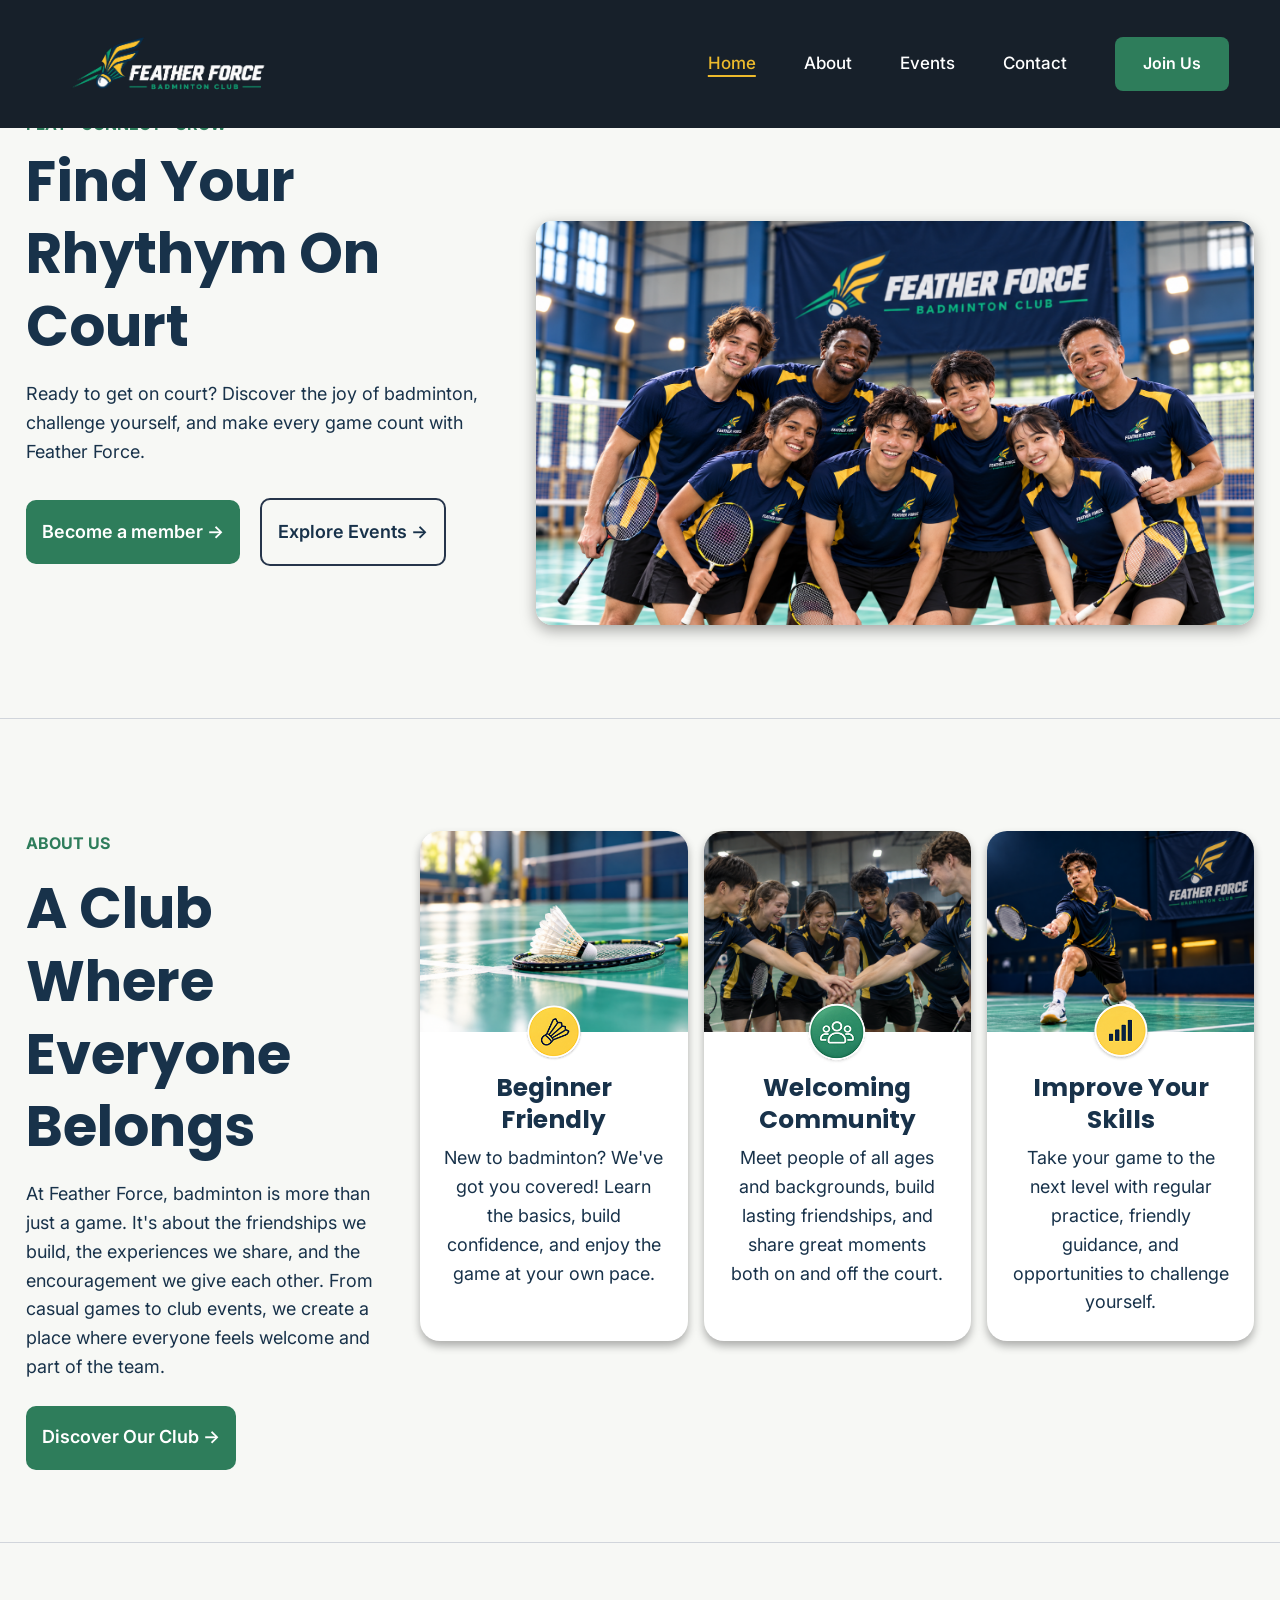
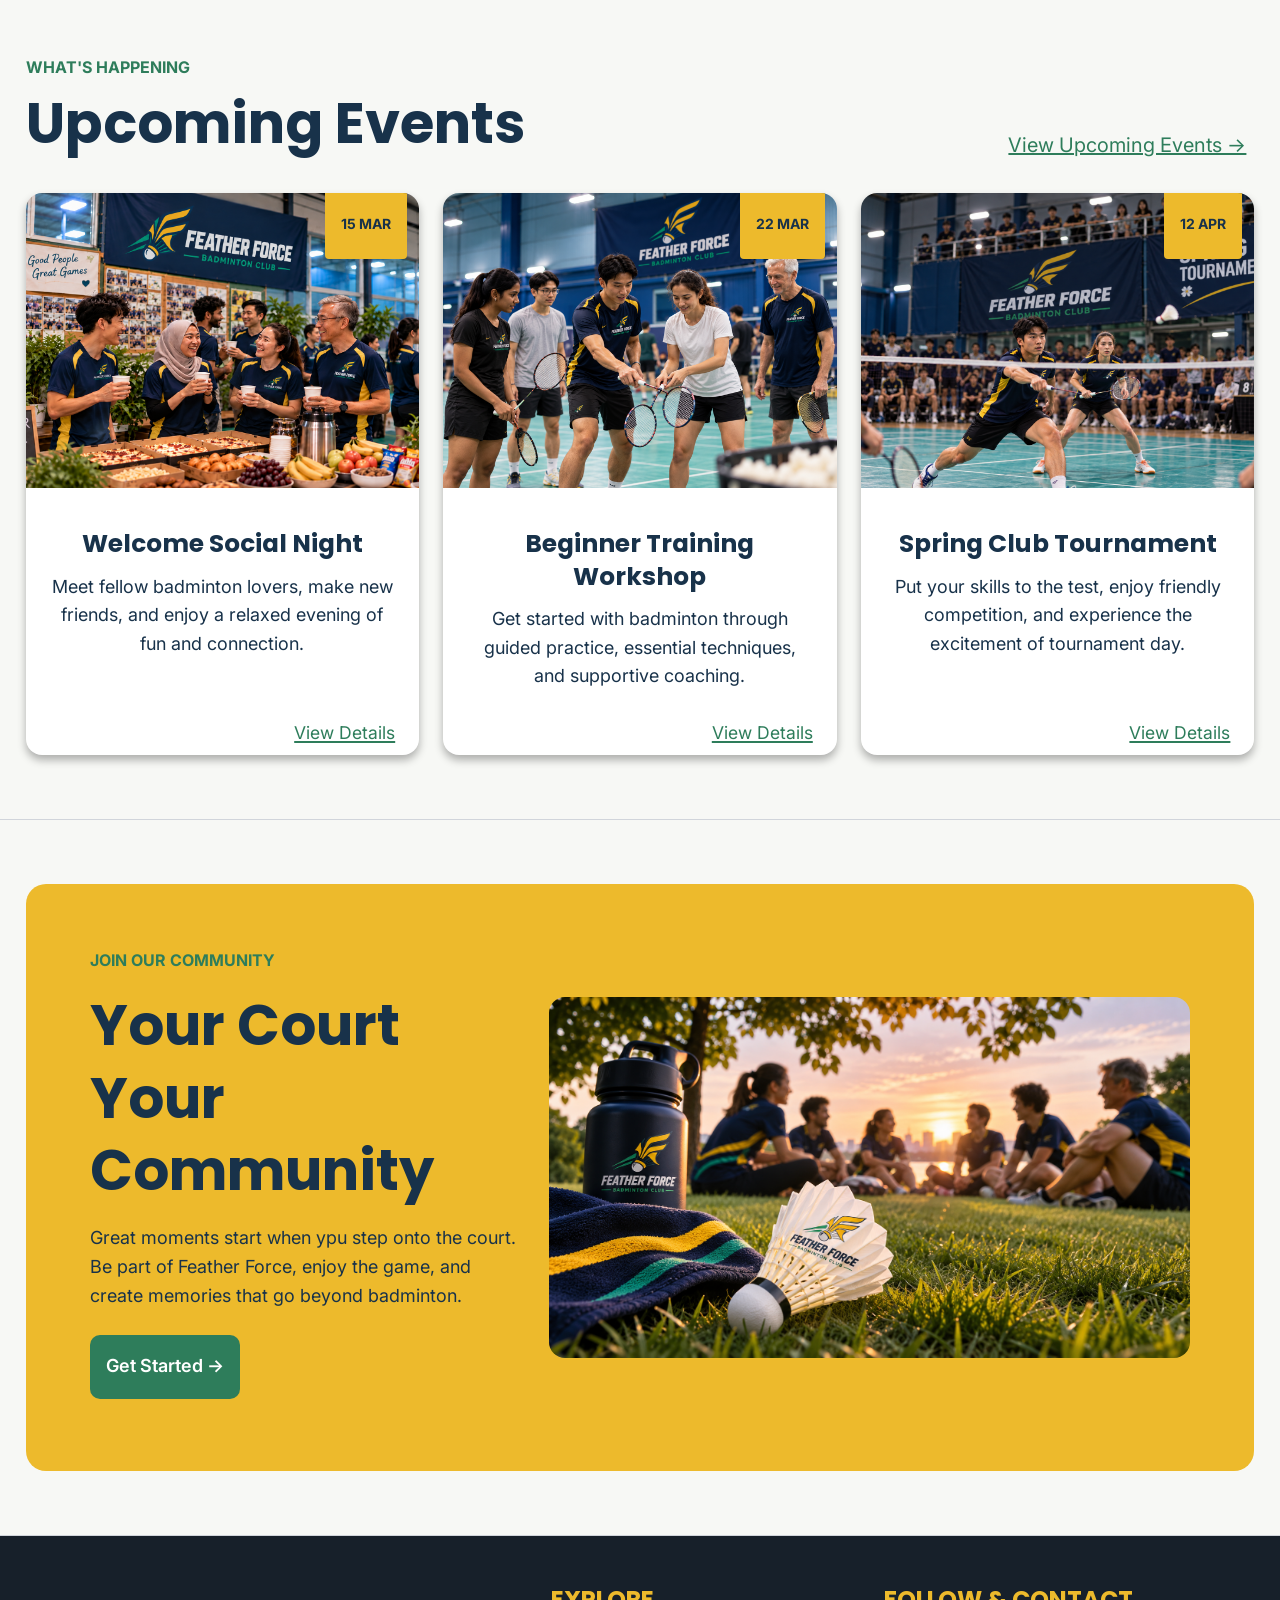
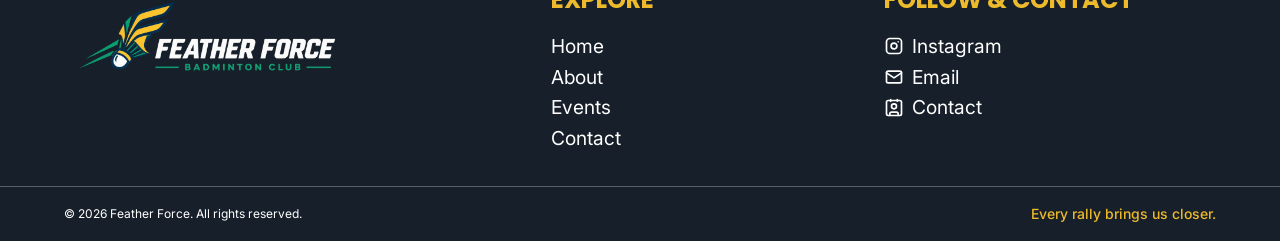
<file: index.html>
<!DOCTYPE html>
<html lang="en">
<head>
    <meta charset="UTF-8">
    <meta name="viewport" content="width=device-width, initial-scale=1.0">
    <title>Home | Feather Force </title>

    <!-- CSS Filer -->
     <link rel="stylesheet" href="css/index.css">
     <link rel="stylesheet" href="css/main.css">

    <!-- Font Style -->
     <link rel="preconnect" href="https://fonts.googleapis.com">
     <link rel="preconnect" href="https://fonts.gstatic.com" crossorigin>
     <link href="https://fonts.googleapis.com/css2?family=Inter:wght@400;500;600;700&family=Poppins:wght@400;500;600;700&display=swap" rel="stylesheet">

    <!-- Favicon -->
      <link rel="icon" type="image/png" href="images/Feather-Force-Icon.png">

    <!-- Js -->
    <script src="main.js" defer></script>
</head>


<!-- Hela sidans inneållet -->
<body>

    <!-- Sidans Header -->
     <header class="site-header">

        <!-- Logotyp -->
         <a href="index.html" class="logo">
            <img src="images/Feather-Force-logo.png"
            alt="Feather Force Logo ">
         </a>

        <!-- Hamburgare Meny för mobil -->
          <button 
             type="button" 
             class="menu-toggle"  
             aria-expanded="false">

             <span class="menu-text">MENY</span>

             <span class="menu-icon">
                 <span></span>
                 <span></span>
                 <span></span>
             </span>
            </button>

         <!-- Huvudnavigation -->
          <nav class="navbar">

            <ul class="nav-list">
                <li><a href="index.html" class="active" aria-current="page">Home</a></li>
                <li><a href="about.html">About</a></li>
                <li><a href="events.html">Events</a></li>
                <li><a href="contact.html">Contact</a></li>
            </ul>

            <!-- Join Button -->
              <a href="contact.html" class="btn">Join Us</a>

          </nav>

    </header>



    <!-- Sidans huvudinnehålet -->
     <main>
        
        <!-- Hero sektion -->
        <section class="hero-section">

            <!-- Hero Inehållet behållare  -->
            <div class="hero-container">

                <!-- Hero innehållet -->
                <div class="hero-content">

                    <!-- Etikettet -->
                    <span class="label">
                        PLAY · CONNECT · GROW
                    </span>

                    <!-- Sidans huvudrubrik -->
                    <h1>Find Your Rhythym On Court </h1>

                    <!-- Presentation -->
                    <p>
                       Ready to get on court? Discover the joy of badminton,
                       challenge yourself, and make every game count with
                       Feather Force.
                    </p>

                    <!-- Knappar -->
                     <div class="hero-actions">

                        <a href="#cta-section"
                        class="button button-primary">
                        Become a member &rightarrow;
                        </a>

                        <a href="#upcoming-events"
                        class="button button-secondary">
                        Explore Events &rightarrow;
                        </a>

                     </div>
                </div>

                <!-- Hero-bild -->
                <img src="images/hero-image.png"
                  alt="Group picture of badminton player from Feather Force"
                  class="hero-image"
                >
            </div>
        </section>



        <!-- About-sektion -->
        <section class="home-about">

            <!-- Behållare för about-sektionen  -->
            <div class="about-container">

                <!-- About-innehåll -->
                <div class="about-content">

                    <!-- Etikett -->
                    <span class="label"> ABOUT US </span>

                    <!-- Rubrik nivå 2 -->
                    <h2>A Club Where Everyone Belongs</h2>

                    <!-- Beskrivande text -->
                    <p>
                        At Feather Force, badminton is more than just a game. It's
                        about the friendships we build, the experiences we share, and
                        the encouragement we give each other. From casual games to
                        club events, we create a place where everyone feels welcome
                        and part of the team.
                    </p>

                    <!-- Knapp -->
                    <a href="about.html"
                        class="button button-primary"
                        >Discover Our Club &rightarrow;
                    </a>
                </div>

                <!-- Behållare för about-kort-->
                <div class="cards-container">

                    <!-- Kort 1 -->
                    <article class="card">

                        <!--  Behållare för bild och ikon  -->
                        <div class="card-media">
                            
                            <!-- Kortets bild -->
                            <img src="images/about-card1.png" 
                              alt="A badminton racket and shuttlecock"
                              class="card-image"
                            >
                            
                            <!-- Dekorativ ikon -->
                            <img src="images/about-icon1.png"
                             alt=""
                             class="card-icon"
                            >
                        </div>


                        <!-- Kortets innehåll -->
                        <div class="card-content">

                            <!-- Rubrik nivå 3 -->
                            <h3>Beginner Friendly</h3>

                            <!-- Beskrivande text -->
                            <p>
                                New to badminton? We've got you covered!
                                Learn the basics, build confidence, and enjoy
                                the game at your own pace.
                            </p>
                        </div>
                    </article>


                    <!-- Kort 2 -->
                    <article class="card">

                        <!--  Behållare för bild och ikon  -->
                        <div class="card-media">
                            
                            <!-- Kortets bild -->
                            <img src="images/about-card2.png" 
                              alt="Feather Force players gathering together"
                              class="card-image"
                            >
                            
                            <!-- Dekorativ ikon -->
                            <img src="images/about-icon2.png"
                             alt=""
                             class="card-icon"
                            >
                        </div>


                        <!-- Kortets innehåll -->
                        <div class="card-content">

                            <!-- Rubrik nivå 3 -->
                            <h3>Welcoming Community</h3>

                            <!-- Beskrivande text -->
                            <p>
                                Meet people of all ages and backgrounds, build
                                lasting friendships, and share great moments
                                both on and off the court.
                            </p>
                        </div>
                    </article>


                    <!-- Kort 3 -->
                    <article class="card">

                        <!--  Behållare för bild och ikon  -->
                        <div class="card-media">
                            
                            <!-- Kortets bild -->
                            <img src="images/about-card3.png" 
                              alt="A Feather Force member practicing to improve their badminton skills"
                              class="card-image"
                            >
                            
                            <!-- Dekorativ ikon -->
                            <img src="images/about-icon3.png"
                             alt=""
                             class="card-icon"
                            >
                        </div>


                        <!-- Kortets innehåll -->
                        <div class="card-content">

                            <!-- Rubrik nivå 3  -->
                            <h3>Improve Your Skills</h3>

                            <!-- Beskrivande text -->
                            <p>
                                Take your game to the next level with regular
                                practice, friendly guidance, and opportunities
                                to challenge yourself.
                            </p>
                        </div>
                    </article>
                </div>
            </div>
        </section>


        <!-- Upcoming Events - sektion  -->
        <section class="events-section" id="upcoming-events">

            <!-- Behållare för events-sektionen -->
            <div class="events-container">

                <!-- Events-innehåll -->
                <div class="events-content">

                    <!-- Etikett -->
                    <span class="label">WHAT'S HAPPENING</span>

                    <!-- Underrubrik nivå 2 -->
                    <h2>Upcoming Events</h2>

                    <!-- Länk till alla evenemang -->
                    <a href="events.html"
                    class="events-link1">
                    View All &rightarrow;</a>

                    <a href="events.html"
                    class="events-link3">
                    View Upcoming Events &rightarrow;</a>

                    
                </div>

                <!-- Behållare för evenemangskort -->
                <div class="events-grid">

                    <!-- kort 1  -->
                    <article class="event-card">

                        <!-- Behållare för bild och datum -->
                        <div class="event-card-visual">

                            <!-- Bild -->
                            <img src="images/event-card1.png" 
                            class="event-card-img"
                            alt="New members enjoying a social badminton evening together">

                            <!-- Evenemangets datum -->
                            <time class="event-date" datetime="2027-03-15">15 MAR</time>
                        </div>

                        <!-- Kortets innehåll -->
                        <div class="event-card-content">

                            <!-- Underrubrik nivå 3 -->
                            <h3>Welcome Social Night</h3>

                            <!-- Beskrivande text -->
                            <p>Meet fellow badminton lovers,
                               make new friends, and enjoy a relaxed
                               evening of fun and connection. 
                            </p>

                            <!-- Länk till eventssida -->
                            <a href="events.html#social-night"
                            class="events-link2">View Details</a>
                        </div>
                    </article>


                    <!-- kort 2  -->
                    <article class="event-card">

                        <!-- Behållare för bild och datum -->
                        <div class="event-card-visual">

                            <!-- Bild -->
                            <img src="images/event-card2.png" 
                            class="event-card-img"
                            alt="New badminton players learning basic techniques during a training workshop">

                            <!-- Evenemangets datum -->
                            <time class="event-date" datetime="2027-03-22">22 MAR</time>
                        </div>

                        <!-- Kortets innehåll -->
                        <div class="event-card-content">

                            <!-- Underrubrik nivå 3 -->
                            <h3>Beginner Training Workshop</h3>

                            <!-- Beskrivande text -->
                            <p>Get started with badminton through
                                guided practice, essential techniques,
                                and supportive coaching. 
                            </p>

                            <!-- Länk till eventssida -->
                            <a href="events.html#training-workshop"
                            class="events-link2">View Details</a>
                        </div>
                    </article>


                    <!-- kort 3  -->
                    <article class="event-card">

                        <!-- Behållare för bild och datum -->
                        <div class="event-card-visual">

                            <!-- Bild -->
                            <img src="images/event-card3.png" 
                            class="event-card-img"
                            alt="Feather Force members competing in a spring club tournament">

                            <!-- Evenemangets datum -->
                            <time class="event-date" datetime="2027-04-12">12 APR</time>
                        </div>

                        <!-- Kortets innehåll -->
                        <div class="event-card-content">

                            <!-- Underrubrik nivå 3 -->
                            <h3>Spring Club Tournament</h3>

                            <!-- Beskrivande text -->
                            <p>Put your skills to the test, enjoy friendly
                               competition, and experience the excitement of
                               tournament day. 
                            </p>

                            <!-- Länk till eventssida -->
                            <a href="events.html#tournament"
                            class="events-link2">View Details</a>
                        </div>
                    </article>
                </div>
             </div>
        </section>


        <!-- CTA-sektion -->
         <section class="cta-section" id="cta-section">

            <!-- Behållare för CTA-sektion -->
            <div class="cta-container">

                <!-- CTA-innehåll -->
                <div class="cta-content">

                    <!-- Etikett -->
                    <span class="label">JOIN OUR COMMUNITY</span>

                    <!-- Underrubrik nivå 2 -->
                    <h2>Your Court <br> Your Community
                    </h2>

                    <!-- Beskrivande text -->
                    <p>
                        Great moments start when ypu step onto the court.
                        Be part of Feather Force, enjoy the game, and
                        create memories that go beyond badminton. 
                    </p>

                    <!-- Knapp -->
                    <a href="contact.html"
                    class="button button-primary"
                    >Get Started &rightarrow;</a>

                </div>

                <!-- Bild -->
                <img src="images/cta-events.png" 
                class="cta-img"
                alt="Feather Force members relaxing together outdoors after playing badminton">
            </div>
         </section>
    </main>


    <!-- Footer -->
     <footer class="site-footer">

        <div class="footer-container">

            <!-- Logotyp -->
            <a href="index.html" class="footer-logo">
                <img src="images/Feather-Force-logo.png"
                alt="Feather Force logo">
            </a>

            <!-- Utforska rubrik -->
            <div class="footer-column">
                <h2>EXPLORE</h2>
                <ul>
                    <li><a href="index.html">Home</a></li>
                    <li><a href="about.html">About</a></li>
                    <li><a href="events.html">Events</a></li>
                    <li><a href="contact.html">Contact</a></li>
                </ul>
            </div>

            <!-- Social medier och kontakt -->

            <div class="footer-column">
                <h2>FOLLOW &amp; CONTACT</h2>

                <ul class="footer-links">
                    <li>
                        <a href="#">
                            <img src="images/brand-instagram.svg" 
                            alt="" >Instagram
                       </a>
                    </li>
                
                    <li>
                        <a href="#">
                            <img src="images/mail.svg" 
                            alt="" >Email
                        </a>
                    </li>

                    <li>
                        <a href="contact.html">
                            <img src="images/contact.svg" 
                            alt="" >Contact
                        </a>
                    </li>
                </ul>
            </div>             
        </div>

        <!-- Copyright och slogan -->
        <div class="footer-bottom">
  
            <small>&copy; 2026 Feather Force. All rights reserved.</small>
            <p>Every rally brings us closer.</p>
        </div>

     </footer>
</body>
</html>
</file>
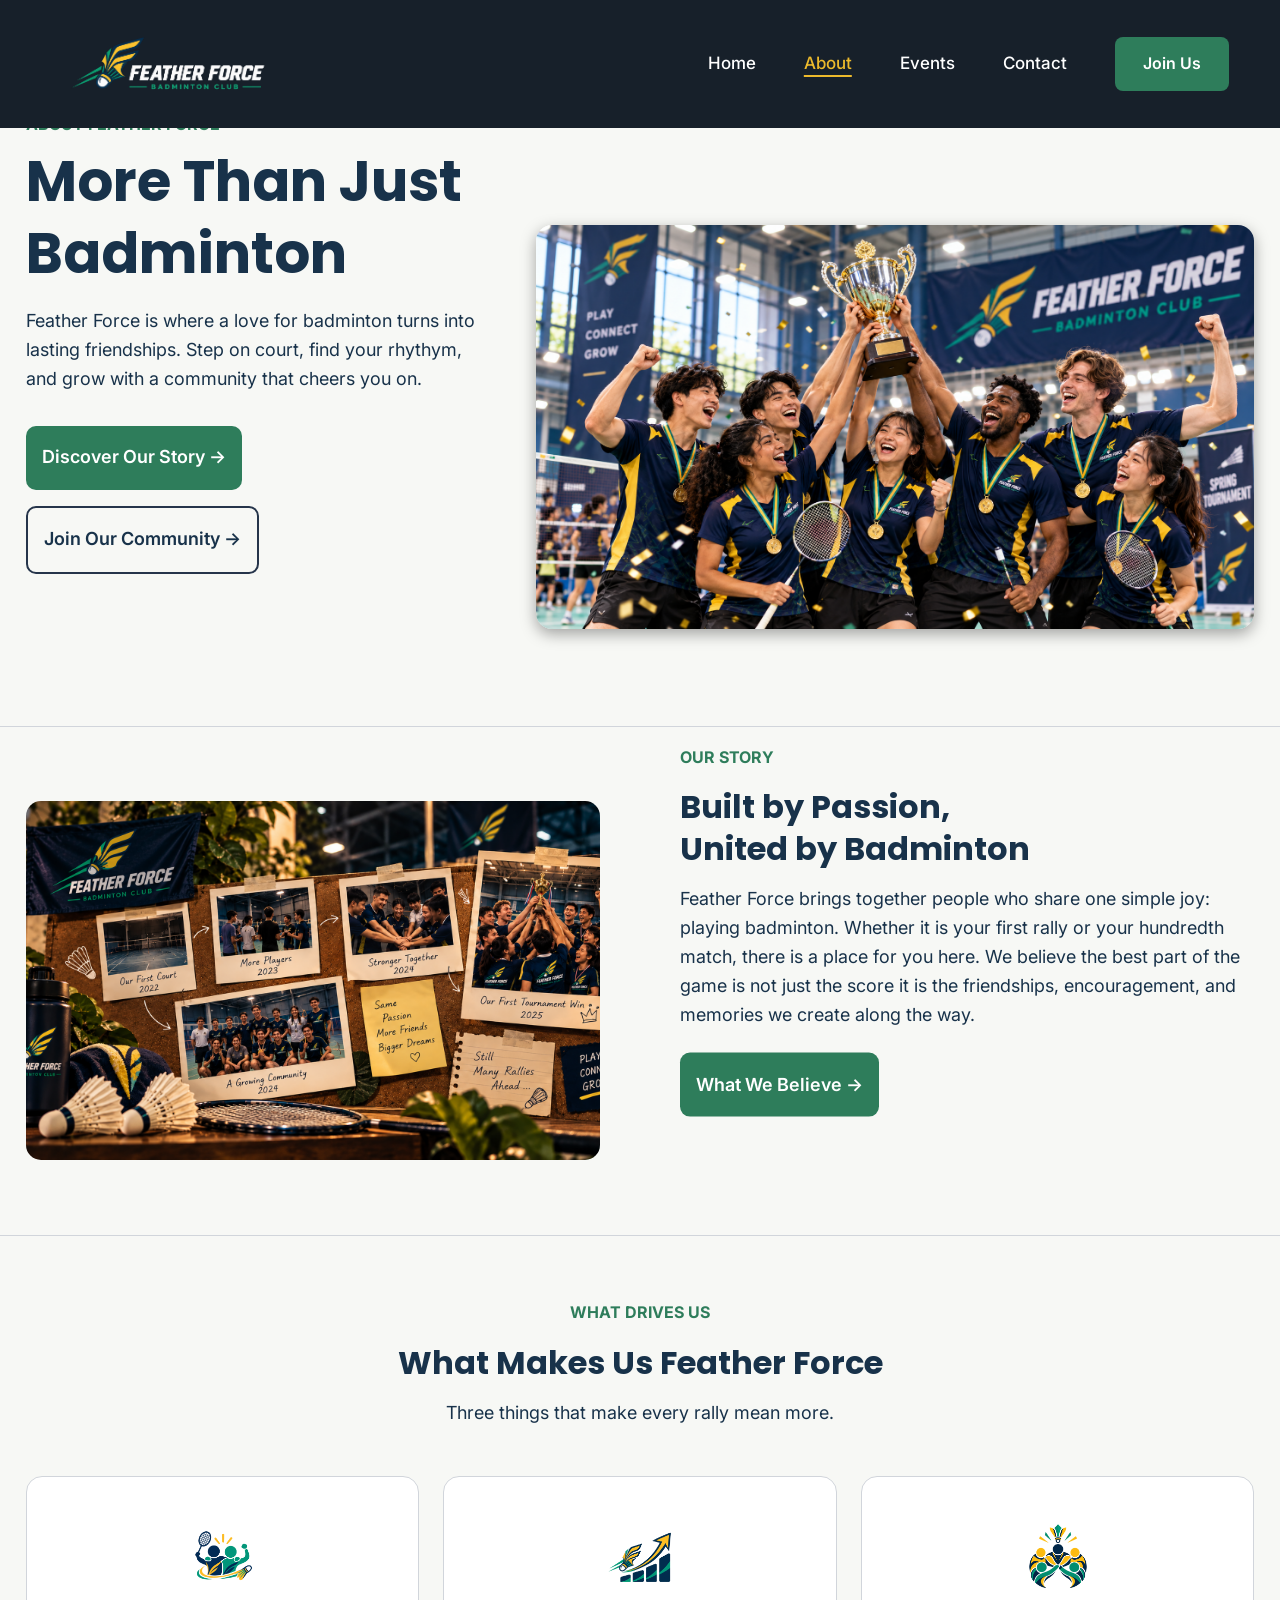
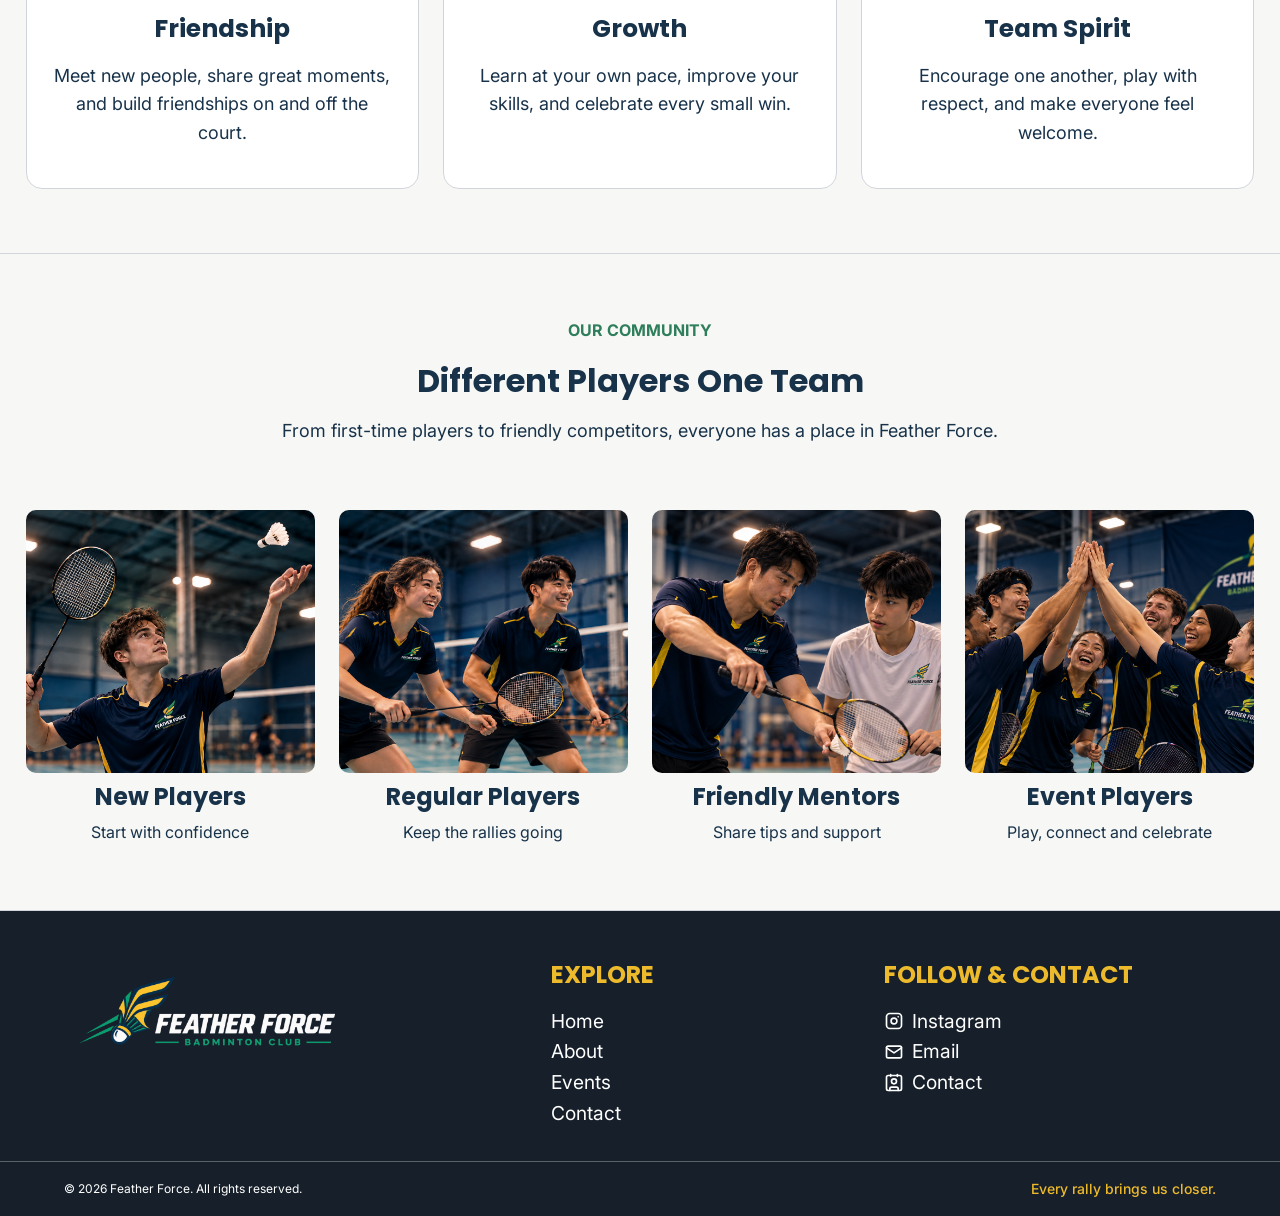
<file: about.html>
<!DOCTYPE html>
<html lang="en">
<head>
    <meta charset="UTF-8">
    <meta name="viewport" content="width=device-width, initial-scale=1.0">
    <title>About Us | Feather Force </title>

    <!-- CSS Filer -->
     <link rel="stylesheet" href="css/about.css">
     <link rel="stylesheet" href="css/main.css">

    <!-- Font Style -->
     <link rel="preconnect" href="https://fonts.googleapis.com">
     <link rel="preconnect" href="https://fonts.gstatic.com" crossorigin>
     <link href="https://fonts.googleapis.com/css2?family=Inter:wght@400;500;600;700&family=Poppins:wght@400;500;600;700&display=swap" rel="stylesheet">

    <!-- Favicon -->
      <link rel="icon" type="image/png" href="images/Feather-Force-Icon.png">

    <!-- Js -->
    <script src="main.js" defer></script>
</head>

<!-- Hela sidans innehålelt -->
<body>

    <!-- Sidans Header -->
     <header class="site-header">

        <!-- Logotyp -->
         <a href="index.html" class="logo">
            <img src="images/Feather-Force-logo.png"
            alt="Feather Force Logo ">
         </a>

        <!-- Hamburgare Meny för mobil -->
          <button 
             type="button" 
             class="menu-toggle"  
             aria-expanded="false">

             <span class="menu-text">MENY</span>

             <span class="menu-icon">
                 <span></span>
                 <span></span>
                 <span></span>
             </span>
            </button>

         <!-- Huvudnavigation -->
          <nav class="navbar">

            <ul class="nav-list">
                <li><a href="index.html">Home</a></li>
                <li><a href="about.html" class="active" aria-current="page" >About</a></li>
                <li><a href="events.html">Events</a></li>
                <li><a href="contact.html">Contact</a></li>
            </ul>

            <!-- Join Button -->
              <a href="contact.html" class="btn">Join Us</a>

          </nav>

    </header>


    <!-- Sidans huvudinnehållet -->
    <main>

        <!-- Hero sektion -->
        <section class="hero-section">

            <!-- Hero Inehållet behållare  -->
            <div class="hero-container">

                <!-- Hero innehållet -->
                <div class="hero-content">

                    <!-- Etikettet -->
                    <span class="label">
                        ABOUT FEATHER FORCE
                    </span>

                    <!-- Sidans huvudrubrik -->
                    <h1>More Than Just Badminton </h1>

                    <!-- Presentation -->
                    <p>
                       Feather Force is where a love for badminton turns
                       into lasting friendships. Step on court, find your rhythym,
                       and grow with a community that cheers you on. 
                    </p>

                    <!-- Knappar -->
                     <div class="hero-actions">

                        <a href="#our-story"
                        class="button button-primary">
                        Discover Our Story &rightarrow;
                        </a>

                        <a href="contact.html"
                        class="button button-secondary">
                        Join Our Community &rightarrow;
                        </a>

                     </div>
                </div>

                <!-- Hero-bild -->
                <img src="images/about-page-hero-img.png"
                  alt="Feather Force Badminton Club's journey from 2022
                       to 2025, featuring team photos, community growth, and
                       their first tournament victory."
                  class="hero-image"
                >
            </div>
        </section>


         <!-- Story sektion -->
        <section class="story-section" id="our-story">

            <!-- Story Inehållet behållare  -->
            <div class="story-container">

                <!-- story-bild -->
                <img src="images/storyline-storySection-img.png"
                  alt="Feather Force badminton players celebrating 
                  a tournament victory with medals and a trophy."
                  class="story-image"
                >

                <!-- story innehållet -->
                <div class="story-content">

                    <!-- Etikettet -->
                    <span class="label">
                        OUR STORY
                    </span>

                    <!-- Underrubrik 2 -->
                    <h2>Built by Passion, United by Badminton </h2>

                    <!-- Presentation -->
                    <p>
                       Feather Force brings together people who share one simple joy: 
                       playing badminton. Whether it is your first rally or your 
                       hundredth match, there is a place for you here. We believe the
                       best part of the game is not just the score it is the friendships,
                    encouragement, and memories we create along the way.
                    </p>

                    <!-- Knappar -->
                    <a href="#our-values" id="our-story"
                        class="button button-primary">
                        What We Believe &rightarrow;
                    </a>    
                </div>
            </div>
        </section>

        <!-- Our Values - Sektion -->
        <section class="values-section" id="our-values">

            <!-- Behållare för hela sektionen -->
            <div class="values-container">

                <!-- Sektionens innehåll -->
                <div class="values-content">

                    <!-- Etikett -->
                    <span class="label">WHAT DRIVES US</span>

                    <!-- Underrubrik 2 -->
                    <h2>What Makes Us Feather Force</h2>

                    <!-- Beskrivande text -->
                    <p>Three things that make every rally mean more.</p>
                </div>

                <!-- Behållare för de tre värderingskorten -->
                <div class="values-grid">

                    <!-- Kort 1: Friendship -->
                    <article class="value-card">
                        <!-- Ikon -->
                        <img src="images/values-icon1.png" alt=""
                         class="value-icon"
                        >

                        <!-- Rubrik nivå 3 -->
                        <h3>Friendship</h3>

                        <!-- Beskrivande text -->               
                        <p>
                            Meet new people, share great moments, and
                            build friendships on and off the court.
        
                        </p>
                    </article>

                    <!-- Kort 2: Growth -->
                    <article class="value-card">

                        <!-- Ikon -->
                        <img
                            src="images/values-icon2.png" alt=""
                            class="value-icon"
                        >

                        <!-- Rubrik nivå 3 -->
                        <h3>Growth</h3>

                        <!-- Beskrivande text -->
                        <p>
                            Learn at your own pace, improve your skills,
                            and celebrate every small win.
                        </p>

                    </article>

                    <!-- Kort 3: Team Spirit -->
                    <article class="value-card">

                        <!-- Ikon -->
                        <img
                            src="images/values-icon3.png" alt=""
                            class="value-icon"
                        >

                        <!-- Rubrik nivå 3 -->
                        <h3>Team Spirit</h3>

                        <!-- Beskrivande text -->
                        <p>
                            Encourage one another, play with respect,
                            and make everyone feel welcome.
                        </p>
                    </article>
                </div>
            </div>
        </section>

        <!-- Our community - sektion  -->
        <section class="community-section" id="our-community">

            <!-- Behållare för hela community - sektionen -->
            <div class="community-container">

                <!-- Behållare för community innehållet -->
                <div class="community-content">

                    <!-- Etikett -->
                    <span class="label">OUR COMMUNITY</span>

                    <!-- Underrubrik nivå 2 -->
                    <h2>Different Players One Team</h2>

                    <!-- Beskrivande text -->
                    <p>
                        From first-time players to friendly 
                        competitors, everyone has a place in Feather Force.
                    </p>

                    <!-- Behållare för de fyra community-korten -->
                    <div class="community-grid">

                        <!-- Kort 1: New players  -->
                        <article class="community-card">

                            <!-- Bild -->
                            <img src="images/person1-team-section.png"
                            alt=" New Feather Force badminton player preparing 
                            to serve a shuttlecock." 
                            class="community-img">
                            
                            <!-- Underrubrik 3 -->
                            <h3>New Players</h3>

                            <!-- BEskrivande text -->
                            <p>
                                Start with confidence
                            </p>
                        </article>


                        <!-- Kort 2: Regular Players  -->
                        <article class="community-card">

                            <!-- Bild -->
                            <img src="images/person2-team-section.png"
                            alt="Two Feather Force badminton players ready
                             for a doubles match." 
                            class="community-img">
                            
                            <!-- Underrubrik 3 -->
                            <h3>Regular Players</h3>

                            <!-- BEskrivande text -->
                            <p>
                                Keep the rallies going
                            </p>
                        </article>


                        <!-- Kort 3: Friendly Mentors  -->
                        <article class="community-card">

                            <!-- Bild -->
                            <img src="images/person3-team-section.png"
                            alt="Feather Force coach teaching a young 
                             player badminton techniques." 
                            class="community-img">
                            
                            <!-- Underrubrik 3 -->
                            <h3>Friendly Mentors</h3>

                            <!-- BEskrivande text -->
                            <p>
                                Share tips and support
                            </p>
                        </article>


                        <!-- Kort 4: Event Players  -->
                        <article class="community-card">

                            <!-- Bild -->
                            <img src="images/person4-team-sektion.png"
                            alt="Feather Force badminton teammates 
                              celebrating with a group high-five." 
                            class="community-img">
                            
                            <!-- Underrubrik 3 -->
                            <h3>Event Players</h3>

                            <!-- BEskrivande text -->
                            <p>
                                Play, connect and celebrate
                            </p>
                        </article>
                    </div>
                </div>
            </div>
        </section>




    </main>

    <!-- Footer -->
     <footer class="site-footer">

        <div class="footer-container">

            <!-- Logotyp -->
            <a href="index.html" class="footer-logo">
                <img src="images/Feather-Force-logo.png"
                alt="Feather Force logo">
            </a>

            <!-- Utforska rubrik -->
            <div class="footer-column">
                <h2>EXPLORE</h2>
                <ul>
                    <li><a href="index.html">Home</a></li>
                    <li><a href="about.html">About</a></li>
                    <li><a href="events.html">Events</a></li>
                    <li><a href="contact.html">Contact</a></li>
                </ul>
            </div>

            <!-- Social medier och kontakt -->

            <div class="footer-column">
                <h2>FOLLOW &amp; CONTACT</h2>

                <ul class="footer-links">
                    <li>
                        <a href="#">
                            <img src="images/brand-instagram.svg" 
                            alt="" >Instagram
                       </a>
                    </li>
                
                    <li>
                        <a href="#">
                            <img src="images/mail.svg" 
                            alt="" >Email
                        </a>
                    </li>

                    <li>
                        <a href="contact.html">
                            <img src="images/contact.svg" 
                            alt="" >Contact
                        </a>
                    </li>
                </ul>
            </div>             
        </div>

        <!-- Copyright och slogan -->
        <div class="footer-bottom">
  
            <small>&copy; 2026 Feather Force. All rights reserved.</small>
            <p>Every rally brings us closer.</p>
        </div>

     </footer>

</body>
</file>
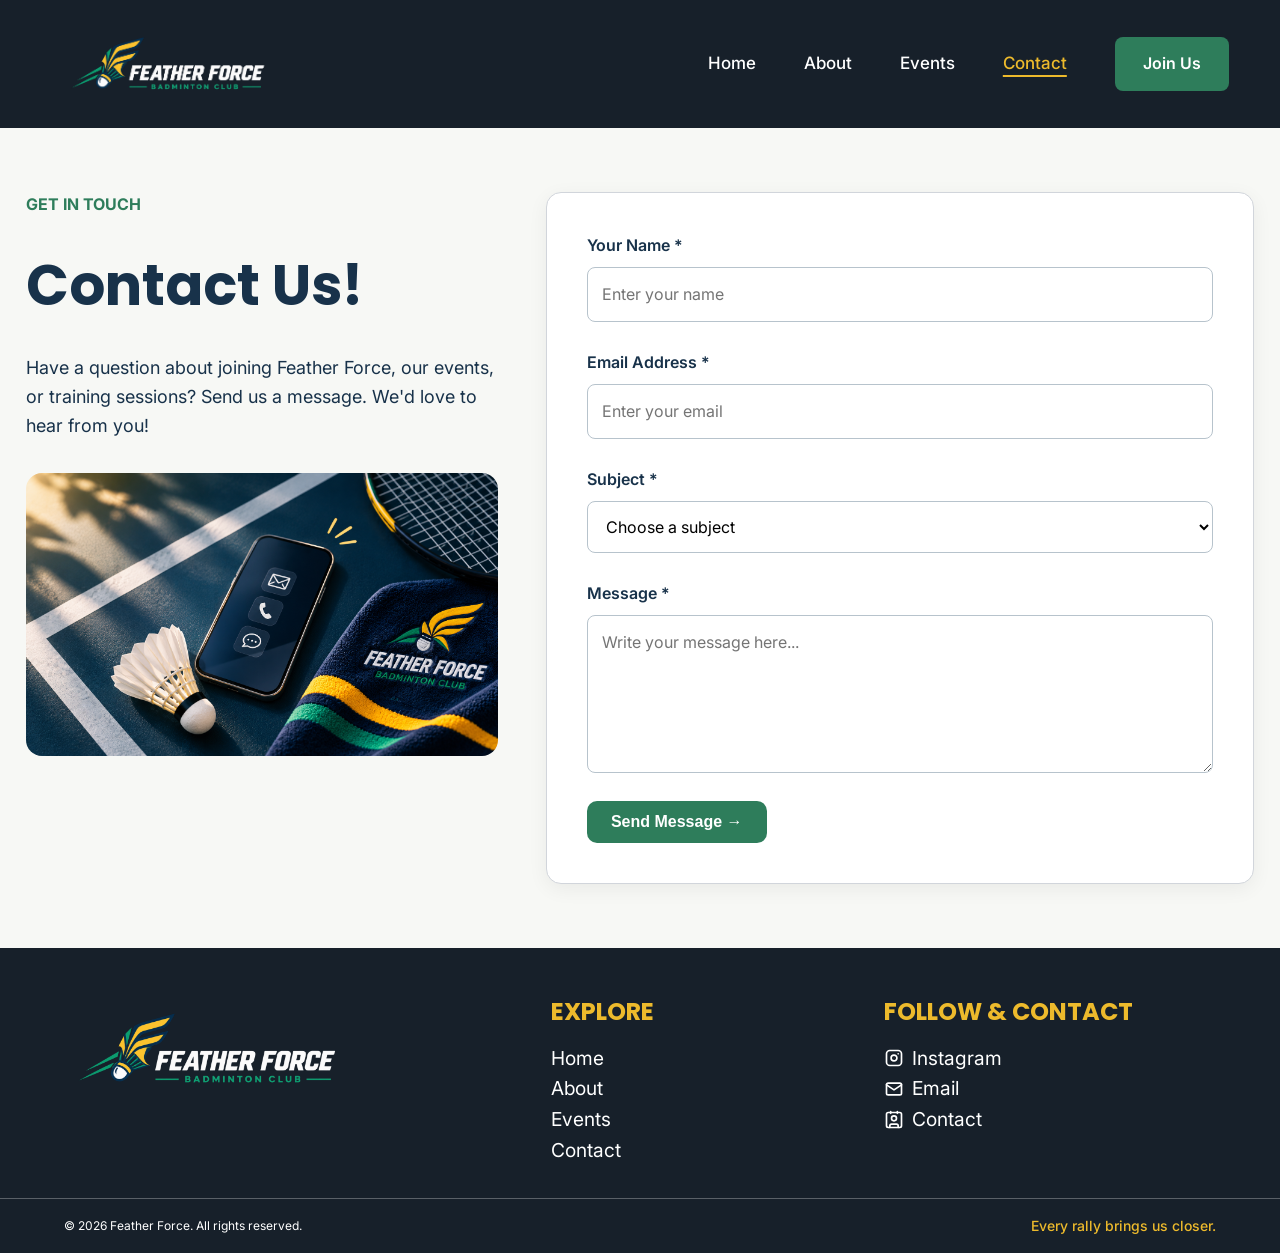
<file: contact.html>
<!DOCTYPE html>
<html lang="en">
<head>
    <meta charset="UTF-8">
    <meta name="viewport" content="width=device-width, initial-scale=1.0">
    <title>Contact | Feather Force </title>

    <!-- CSS Filer -->
     <link rel="stylesheet" href="css/contact.css">
     <link rel="stylesheet" href="css/main.css">

    <!-- Font Style -->
     <link rel="preconnect" href="https://fonts.googleapis.com">
     <link rel="preconnect" href="https://fonts.gstatic.com" crossorigin>
     <link href="https://fonts.googleapis.com/css2?family=Inter:wght@400;500;600;700&family=Poppins:wght@400;500;600;700&display=swap" rel="stylesheet">

    <!-- Favicon -->
      <link rel="icon" type="image/png" href="images/Feather-Force-Icon.png">

    <!-- Js -->
    <script src="main.js" defer></script>
</head>


<!-- Hela sidans inneållet -->
<body>

    <!-- Sidans Header -->
     <header class="site-header">

        <!-- Logotyp -->
         <a href="index.html" class="logo">
            <img src="images/Feather-Force-logo.png"
            alt="Feather Force Logo ">
         </a>

        <!-- Hamburgare Meny för mobil -->
          <button 
             type="button" 
             class="menu-toggle"  
             aria-expanded="false">

             <span class="menu-text">MENY</span>

             <span class="menu-icon">
                 <span></span>
                 <span></span>
                 <span></span>
             </span>
            </button>

         <!-- Huvudnavigation -->
          <nav class="navbar">

            <ul class="nav-list">
                <li><a href="index.html" >Home</a></li>
                <li><a href="about.html">About</a></li>
                <li><a href="events.html">Events</a></li>
                <li><a href="contact.html"class="active" aria-current="page">Contact</a></li>
            </ul>

            <!-- Join Button -->
              <a href="contact.html" class="btn">Join Us</a>

          </nav>

    </header>



    <!-- Sidans huvudinnehålet -->
    <main>
 
        <!-- Contact-sektion -->
        <section class="contact-section">

            <!-- Behållare för kontaktsektionen -->
            <div class="contact-container">

                <!-- Sektionens information -->
                <div class="contact-content">

                    <!-- Etikett -->
                    <span class="label">GET IN TOUCH</span>

                    <!-- Huvudrubrik -->
                    <h1>Contact Us!</h1>

                    <!-- Beskrivande text -->
                    <p>
                        Have a question about joining Feather Force,
                        our events, or training sessions?
                        Send us a message. We'd love to hear from you!
                    </p>

                    <!-- Hero - bild -->
                    <img src="images/contact-hero.png"
                        alt="Feather Force badminton racket, shuttlecock, and smartphone 
                        displaying contact icons on a badminton court."
                        class="contact-img"
                    >
                </div>

                <!-- Kontaktformulär -->
                <form class="contact-form" id="contact-form" novalidate>

                    <!-- Namn -->
                    <div class="form-field">

                        <label for="contact-name">Your Name *</label>

                        <input
                            type="text"
                            id="contact-name"
                            name="name"
                            placeholder="Enter your name"
                            autocomplete="name"
                            aria-describedby="contact-name-error"
                            required
                        >

                        <!-- Felmeddelande för namn -->
                        <span class="error-message"
                            id="contact-name-error"></span>

                    </div>

                    <!-- E-postadress -->
                    <div class="form-field">

                        <label for="contact-email">Email Address *</label>

                        <input
                            type="email"
                            id="contact-email"
                            name="email"
                            placeholder="Enter your email"
                            autocomplete="email"
                            aria-describedby="contact-email-error"
                            required
                        >

                        <!-- Felmeddelande för e-post -->
                        <span class="error-message"
                            id="contact-email-error"></span>

                    </div>

                    <!-- Ämne -->
                    <div class="form-field">

                        <label for="contact-subject">Subject *</label>

                        <select
                            id="contact-subject"
                            name="subject"
                            aria-describedby="contact-subject-error"
                            required
                        >
                            <option value="">Choose a subject</option>
                            <option value="membership">Membership</option>
                            <option value="events">Events</option>
                            <option value="training">Training</option>
                            <option value="other">Other</option>
                        </select>

                        <!-- Felmeddelande för ämne -->
                        <span class="error-message"
                            id="contact-subject-error"></span>

                    </div>

                    <!-- Meddelande -->
                    <div class="form-field">

                        <label for="contact-message">Message *</label>

                        <textarea
                            id="contact-message"
                            name="message"
                            rows="5"
                            placeholder="Write your message here..."
                            aria-describedby="contact-message-error"
                            required
                        ></textarea>

                        <!-- Felmeddelande för meddelande -->
                        <span class="error-message"
                            id="contact-message-error"></span>

                    </div>

                    <!-- Skicka-knapp -->
                    <button type="submit"
                            class="button button-primary contact-submit">
                        Send Message &rightarrow;
                    </button>

                    <!-- Statusmeddelande för formuläret -->
                    <p class="form-status"
                    id="form-status"
                    role="status"></p>

                </form>

            </div>

        </section>

    </main>


    <!-- Footer -->
     <footer class="site-footer">

        <div class="footer-container">

            <!-- Logotyp -->
            <a href="index.html" class="footer-logo">
                <img src="images/Feather-Force-logo.png"
                alt="Feather Force logo">
            </a>

            <!-- Utforska rubrik -->
            <div class="footer-column">
                <h2>EXPLORE</h2>
                <ul>
                    <li><a href="index.html">Home</a></li>
                    <li><a href="about.html">About</a></li>
                    <li><a href="events.html">Events</a></li>
                    <li><a href="contact.html">Contact</a></li>
                </ul>
            </div>

            <!-- Social medier och kontakt -->

            <div class="footer-column">
                <h2>FOLLOW &amp; CONTACT</h2>

                <ul class="footer-links">
                    <li>
                        <a href="#">
                            <img src="images/brand-instagram.svg" 
                            alt="" >Instagram
                       </a>
                    </li>
                
                    <li>
                        <a href="#">
                            <img src="images/mail.svg" 
                            alt="" >Email
                        </a>
                    </li>

                    <li>
                        <a href="contact.html">
                            <img src="images/contact.svg" 
                            alt="" >Contact
                        </a>
                    </li>
                </ul>
            </div>             
        </div>

        <!-- Copyright och slogan -->
        <div class="footer-bottom">
  
            <small>&copy; 2026 Feather Force. All rights reserved.</small>
            <p>Every rally brings us closer.</p>
        </div>

     </footer>
</body>
</html>
</file>
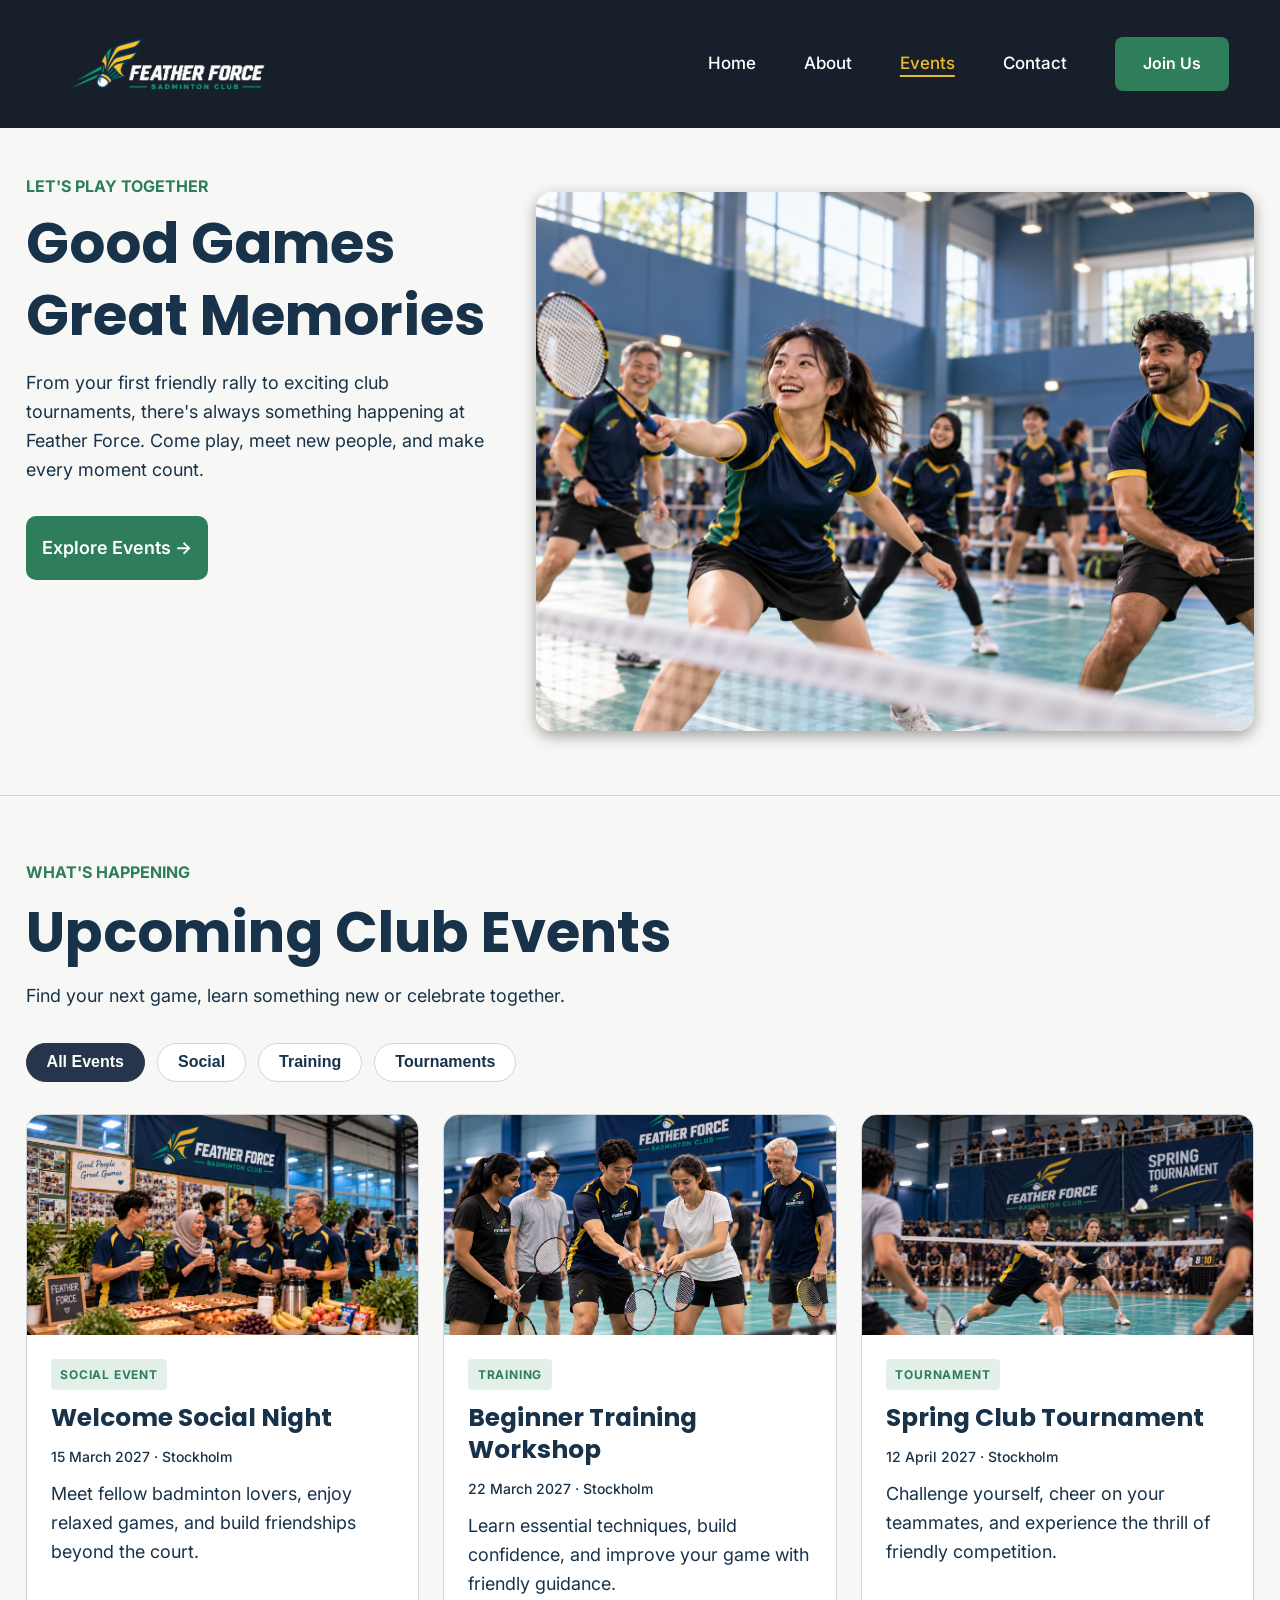
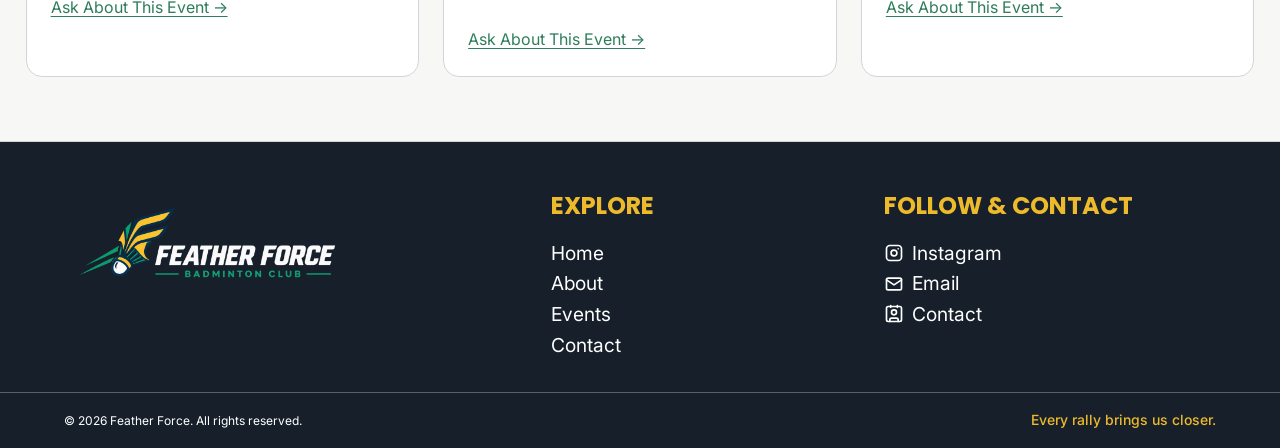
<file: events.html>
<!DOCTYPE html>
<html lang="en">
<head>
    <meta charset="UTF-8">
    <meta name="viewport" content="width=device-width, initial-scale=1.0">
    <title>Events | Feather Force </title>

    <!-- CSS Filer -->
     <link rel="stylesheet" href="css/events.css">
     <link rel="stylesheet" href="css/main.css">

    <!-- Font Style -->
     <link rel="preconnect" href="https://fonts.googleapis.com">
     <link rel="preconnect" href="https://fonts.gstatic.com" crossorigin>
     <link href="https://fonts.googleapis.com/css2?family=Inter:wght@400;500;600;700&family=Poppins:wght@400;500;600;700&display=swap" rel="stylesheet">

    <!-- Favicon -->
      <link rel="icon" type="image/png" href="images/Feather-Force-Icon.png">

    <!-- Js -->
    <script src="main.js" defer></script>
</head>


<!-- Hela sidans inneållet -->
<body>

    <!-- Sidans Header -->
     <header class="site-header">

        <!-- Logotyp -->
         <a href="index.html" class="logo">
            <img src="images/Feather-Force-logo.png"
            alt="Feather Force Logo ">
         </a>

        <!-- Hamburgare Meny för mobil -->
          <button 
             type="button" 
             class="menu-toggle"  
             aria-expanded="false">

             <span class="menu-text">MENY</span>

             <span class="menu-icon">
                 <span></span>
                 <span></span>
                 <span></span>
             </span>
            </button>

         <!-- Huvudnavigation -->
          <nav class="navbar">

            <ul class="nav-list">
                <li><a href="index.html" >Home</a></li>
                <li><a href="about.html">About</a></li>
                <li><a href="events.html" class="active" aria-current="page">Events</a></li>
                <li><a href="contact.html">Contact</a></li>
            </ul>

            <!-- Join Button -->
              <a href="contact.html" class="btn">Join Us</a>

          </nav>

    </header>


    <!-- Sidans huvudinnehålet -->
     <main>

        <!-- Hero-sektion för eventsidan -->
        <section class="events-hero">

            <!-- Behållare för hero-sektionens -->
            <div class="hero-container">

                <!-- Hero innehåll -->
                <div class="hero-content">

                    <!-- Etikett -->
                    <span class="label">LET'S PLAY TOGETHER</span>

                    <!-- Huvudrubrik -->
                    <h1>Good Games Great Memories</h1>

                    <!-- Beskrivande text -->
                    <p>
                        From your first friendly rally to exciting
                        club tournaments, there's always something
                        happening at Feather Force. Come play,
                        meet new people, and make every moment count.
                    </p>

                    <!-- Behållare för knappar -->
                    <div class="hero-actions">

                        <!-- LÄnk till kommande evenemang -->
                        <a href="#upcoming-events"
                        class="button button-primary"
                        >Explore Events &rightarrow;</a>
                        
                    </div>
                </div>

                <!-- Hero-bild -->
                <img src="images/upcoming-section-hero.png"
                    alt="Feather Force members playing badminton together"
                    class="hero-image"
                >
            </div>
        </section>


        <!-- Upcoming Events - sektion -->
        <section class="upcoming-section" id="upcoming-events">

            <!-- Behållare för hela sektionens -->
            <div class="upcoming-container">

                <!-- sektionens innehåll -->
                <div class="upcoming-content">

                    <!-- Etikett -->
                    <span class="label">WHAT'S HAPPENING</span>

                    <!-- Underrubrik 2 -->
                    <h2>Upcoming Club Events</h2>

                    <!-- Beskrivande text -->
                    <p>
                        Find your next game, learn something new or celebrate together.
                    </p>
                </div>


                <!-- Filterknappar för evenmang -->
                <div class="events-filters" aria-label="Filter events">

                    <!-- Visar alla evenemang -->
                    <button
                        type="button"
                        class="event-filter active"
                        data-filter="all"
                        aria-pressed="true">
                        All Events
                    </button>

                    <!-- Visar sociala evenemang -->
                    <button
                        type="button"
                        class="event-filter"
                        data-filter="social"
                        aria-pressed="false">
                        Social
                    </button>

                    <!-- Visar träningsevenemang -->
                    <button
                        type="button"
                        class="event-filter"
                        data-filter="training"
                        aria-pressed="false">
                        Training
                    </button>

                    <!-- Visar turneringar -->
                    <button
                        type="button"
                        class="event-filter"
                        data-filter="tournament"
                        aria-pressed="false">
                        Tournaments
                    </button>
                </div>

                <!-- Behållare för evenemangskorten -->
                <div class="events-grid">

                    <!-- Kort 1: Welcome Social Night -->
                    <article
                        class="event-card"
                        id="social-night"
                        data-category="social">

                        <!-- Evenemangets bild -->
                        <img
                            src="images/event-card1.png"
                            alt="New members enjoying a social badminton evening together"
                            class="event-card-img"
                        >

                        <!-- Kortets innehåll -->
                        <div class="event-card-content">

                            <!-- Evenemangets kategori -->
                            <span class="event-category">
                                SOCIAL EVENT
                            </span>

                            <!-- Rubrik nivå 3 -->
                            <h3>Welcome Social Night</h3>

                            <!-- Datum och plats -->
                            <p class="event-info">
                                15 March 2027 · Stockholm
                            </p>

                            <!-- Beskrivande text -->
                            <p>
                                Meet fellow badminton lovers,
                                enjoy relaxed games, and build
                                friendships beyond the court.
                            </p>

                            <!-- Länk till kontaktsidan -->
                            <a href="contact.html"
                               class="event-details-link">
                                Ask About This Event &rightarrow;
                            </a>

                        </div>

                    </article>


                    <!-- Kort 2: Beginner Training Workshop -->
                    <article
                        class="event-card"
                        id="training-workshop"
                        data-category="training">

                        <!-- Evenemangets bild -->
                        <img
                            src="images/event-card2.png"
                            alt="New badminton players learning basic techniques during a training workshop"
                            class="event-card-img"
                        >

                        <!-- Kortets innehåll -->
                        <div class="event-card-content">

                            <!-- Evenemangets kategori -->
                            <span class="event-category">
                                TRAINING
                            </span>

                            <!-- Rubrik nivå 3 -->
                            <h3>Beginner Training Workshop</h3>

                            <!-- Datum och plats -->
                            <p class="event-info">
                                22 March 2027 · Stockholm
                            </p>

                            <!-- Beskrivande text -->
                            <p>
                                Learn essential techniques,
                                build confidence, and improve
                                your game with friendly guidance.
                            </p>

                            <!-- Länk till kontaktsidan -->
                            <a href="contact.html"
                               class="event-details-link">
                                Ask About This Event &rightarrow;
                            </a>

                        </div>

                    </article>


                    <!-- Kort 3: Spring Club Tournament -->
                    <article
                        class="event-card"
                        id="tournament"
                        data-category="tournament">

                        <!-- Evenemangets bild -->
                        <img
                            src="images/event-card3.png"
                            alt="Feather Force members competing in a spring club tournament"
                            class="event-card-img"
                        >

                        <!-- Kortets innehåll -->
                        <div class="event-card-content">

                            <!-- Evenemangets kategori -->
                            <span class="event-category">
                                TOURNAMENT
                            </span>

                            <!-- Rubrik nivå 3 -->
                            <h3>Spring Club Tournament</h3>

                            <!-- Datum och plats -->
                            <p class="event-info">
                                12 April 2027 · Stockholm
                            </p>

                            <!-- Beskrivande text -->
                            <p>
                                Challenge yourself, cheer on your
                                teammates, and experience the
                                thrill of friendly competition.
                            </p>

                            <!-- Länk till kontaktsidan -->
                            <a href="contact.html"
                               class="event-details-link">
                                Ask About This Event &rightarrow;
                            </a>

                        </div>

                    </article>

                </div>
            </div>
        </section>
       
    </main>


    <!-- Footer -->
     <footer class="site-footer">

        <div class="footer-container">

            <!-- Logotyp -->
            <a href="index.html" class="footer-logo">
                <img src="images/Feather-Force-logo.png"
                alt="Feather Force logo">
            </a>

            <!-- Utforska rubrik -->
            <div class="footer-column">
                <h2>EXPLORE</h2>
                <ul>
                    <li><a href="index.html">Home</a></li>
                    <li><a href="about.html">About</a></li>
                    <li><a href="events.html">Events</a></li>
                    <li><a href="contact.html">Contact</a></li>
                </ul>
            </div>

            <!-- Social medier och kontakt -->

            <div class="footer-column">
                <h2>FOLLOW &amp; CONTACT</h2>

                <ul class="footer-links">
                    <li>
                        <a href="#">
                            <img src="images/brand-instagram.svg" 
                            alt="" >Instagram
                       </a>
                    </li>
                
                    <li>
                        <a href="#">
                            <img src="images/mail.svg" 
                            alt="" >Email
                        </a>
                    </li>

                    <li>
                        <a href="contact.html">
                            <img src="images/contact.svg" 
                            alt="" >Contact
                        </a>
                    </li>
                </ul>
            </div>             
        </div>

        <!-- Copyright och slogan -->
        <div class="footer-bottom">
  
            <small>&copy; 2026 Feather Force. All rights reserved.</small>
            <p>Every rally brings us closer.</p>
        </div>

     </footer>
</body>
</html>
</file>
<file: css/index.css>
/* ==========================
  Hero sektion - Mobile first 
========================== */

/* Behållare för hero-sektionens innehåll */
.hero-container{
    padding: 2rem 5%;
    border-bottom: 1px solid var(--color-border);
}

/* Huvudrubrik */
.hero-content h1{
    font-size: 2rem;
    max-width: 15ch;
    padding: 0.5rem 0;
}

/* presentation text */
.hero-content p{
    font-size: 1rem;
    padding: 0.5rem 0;
    
}

/* Gemensam stil för knappar */
.button{
    font-size: 1rem;
    padding: 0.75rem 1.5rem;
    margin: 0.5rem 0;
}

/* Primär knapp */
.button-primary {
    background-color: var(--color-primary);
    color: var(--color-white);
}

/* Sekundär knapp */
.button-secondary {
    background-color: transparent;
    color: var(--color-text);
    border: 2px solid var(--color-navy);
}

/* Hero-bild med rundade hörn och skugga */
.hero-container img{
    display: block;
    width: 100%;
    height: auto;
    margin: 1.5rem 0 0;

    box-shadow: 0 5px 15px rgba(0, 0, 0, 0.35);
    border-radius: 15px;
}
/*===================================================== */


/* ==========================
  About sektion - Mobile first 
========================== */

/* About-sektionens yttre avstånd */
.home-about {
    padding: 3rem 0;
}

/* Behållare för text och kort */
.about-container{
    display: grid;
    grid-template-columns: 1fr;
    border-bottom: 1px solid var(--color-border);

    gap: 2rem;
    padding: 2rem 5%; 
    max-width: 90rem;
    margin: 0 auto;
}

/* Textinnehåll i about-sektionen */
.about-content {
    display: flex;
    flex-direction: column;
    align-items: flex-start;
    gap: 1rem;
}

/* Underrubrik nivå 2 */
.about-content h2{
    font-size: 2rem;
    max-width: 15ch;
}

/* Presentation text */
.about-content p{
    font-size: 1rem;
    hyphens: auto;
    overflow-wrap: break-word;
}

/* Behållare för tre kort */
.cards-container {
    display: grid;
    grid-template-columns: 1fr;
    gap: 1.5rem;
}

/* Behållare för kortets bild och ikon */
.card-media {
    position: relative;
    min-height: 0;
}

/* Kortets huvudbild */
.card-image {
    display: block;
    width: 100%;
    aspect-ratio: 16 / 9;
    object-fit: cover;
}

/* Ikon ovanpå kortets bild */
.card-icon {
    position: absolute;
    left: 50%;
    bottom: 0;
    transform: translate(-50%, 50%);

    width: 5rem;
    height: 5rem;
    z-index: 1;

}

/* Kortets textinnehåll och centrera texten */
.card-content {
    padding: 2.5rem 1.5rem 1.5rem;

    display: flex;
    flex-direction: column;
    justify-content: center;
    align-items: center;
    text-align: center;
}


.card-content p{
    font-size: 1rem;
}

/* Underrubrik nivå 3 */
.card-content h3{
    font-size: 1.5rem;
    padding-bottom: 0.5rem;
}

/* Kortets utseende */
.home-about .card {
    background-color: var(--color-white);
    border-radius: 1.25rem;
    box-shadow: 0 5px 8px rgba(0, 0, 0, 0.3);
    overflow: hidden;
}
/* ============================================== */


/* ==========================
  Events-sektion - Mobile first 
========================== */

/* Ger luft till hela events-sektionen behållare */
.events-container{
    padding: 2rem 5%;
    border-bottom: 1px solid var(--color-border);
}

/* Rubrik och länk till alla evenemang */
.events-content {
    display: grid;
    grid-template-columns: minmax(0, 1fr) auto;
    align-items: end;
    gap: 0.5rem 1rem;
}


/* Etikett ovanför rubriken */
.events-content .label {
    grid-column: 1 / -1;
}

/* Sektionens rubrik */
.events-content h2 {
    font-size: 2rem;
    white-space: nowrap;
}


/* Länk 1-2 evenemang */
.events-link1  {
    color: var(--color-primary);
    font-size: 1rem;
    
    text-decoration: underline;
    text-decoration-thickness:0.125rem ;
    text-underline-offset: 0.1rem;

    white-space: nowrap;
    transform: translateY(-0.4rem);
}

/* Länk 2 View Details */
.events-link2{
    color: var(--color-primary);
    font-size: 1rem;

    text-decoration: underline;
    text-decoration-thickness:0.125rem ;
    text-underline-offset: 0.1rem;

    white-space: nowrap;
    transform: translateY(1rem);
}

/* Länk 3 */
.events-link3{
    display: none;
}

/* Behållare för evenemangskorten */
.events-grid {
    display: grid;
    grid-template-columns: 1fr;
    gap: 1.5rem;
    margin-top: 2rem;
}


/* Datumetikett i kortets övre högra hörn */
.event-date {
    position: absolute;
    top: 0.75rem;
    right: 0.75rem;
    z-index: 1;
    padding: 1rem 0.8rem;

    background-color: var(--color-yellow);
    color: var(--color-text);
    font-size: 0.75rem;
    font-weight: 700;
    border-radius: 0.25rem;
    transform: translateY(-1rem);
}

/* Evenemangskort */
.event-card {
    position: relative;
    display: flex;
    flex-direction: column;
    
    background-color: var(--color-white);
    border-radius: 1rem;
    overflow: hidden;
    box-shadow: 0 5px 8px rgba(0, 0, 0, 0.3);
}

/* Behållare för bilden */
.event-card-visual {
    width: 100%;
    aspect-ratio: 16 / 9;
}

/* Bilden fyller hela bildbehållaren */
.event-card-img {
    display: block;
    width: 100%;
    height: 100%;
    object-fit: cover;
}

/* Kortets textinnehåll */
.event-card-content {
    display: flex;
    flex-direction: column;
    gap: 0.75rem;
    padding: 1.5rem;
    flex: 1;
}

/* Länken placeras längst ned till höger */
.event-card-content a {
    align-self: flex-end;
    margin-top: auto;
    color: var(--color-primary);
}

/* Evenemangets rubrik */
.event-card-content h3 {
    font-size: 1.5rem;
}

/* Evenemangets beskrivning */
.event-card-content p {
    font-size: 1rem;
}


/* ==========================
  CTA-sektion - Mobile first 
========================== */

/* Luft för CTA-sektionen */
.cta-section {
    padding: 2rem 5%;
    border-bottom: 1px solid var(--color-border);
}

/* Gul behållare med rundade hörn */
.cta-container {
    display: grid;
    grid-template-columns: 1fr;
    gap: 2rem;

    
    padding: 2rem 1rem;
    background-color: var(--color-yellow);
    border-radius: 20px;
}


/* CTA-innehåll */
.cta-content {
    display: flex;
    flex-direction: column;
    align-items: flex-start;
    gap: 1rem;
}

/* Etikett */
.cta-content .label {
    color: var(--color-primary);
}

/* Sektionens rubrik */
.cta-content h2 {
    font-size: 2rem;
}

/* Beskrivande text */
.cta-content p {
    font-size: 1rem;
    max-width: 35ch;
}

/* Bild */
.cta-img {
    display: block;
    width: 100%;
    height: auto;
    border-radius: 16px;
}










/* ==========================================
   Hero-sektion för laptop –  1024px
========================================== */

@media (min-width: 1024px){

    /* Två kolumner för text och bild */
    .hero-container {
        display: grid;
        grid-template-columns: 2fr 3fr;
        align-items: center;
        padding: 4rem 2%;
        gap: 2rem;
    }

    /* Flyttar hero-innehållet uppåt */
    .hero-content{
        transform: translateY(-5rem);
    }
    
    /* Större huvudrubrik på laptop */
    .hero-content h1{
        font-size: 3.5rem;
    }

    /* Anpassar textstorlek och radlängd */
    .hero-content p{
        font-size: 1.125rem;
        max-width: 42ch;
        margin-bottom: 1rem;
    }

    /* Anpassar hero-bilden till sin kolumn */
    .hero-container img {
        display: block;
        width: 100%;
        height: auto;
        border-radius: 1rem;
        margin:0;
       
    }

    /* Större knappar med mer mellanrum */
    .button{
        font-size: 1.125rem;
        padding: 1.10rem 1rem;
        margin-right: 1rem;
    }

    /* ==========================================
   ABOUT-SEKTION – LAPTOP (1024px)
   ========================================== */

   /* Text till vänster och tre kort till höger */
    .about-container {
        grid-template-columns: minmax(0, 1fr) minmax(0, 2.3fr);
        align-items: start;
        gap: 2rem;
        padding: 4rem 2%;
        max-width: none;
    }

    /* Placerar de tre korten bredvid varandra */
    .cards-container {
        grid-template-columns: repeat(3, minmax(0, 1fr));
        gap: 1rem;
    }

    /* Bilderna får samma proportioner */
    .card-image {
        display: block;
        width: 100%;
        height: auto;
        aspect-ratio: 4 / 3;
        object-fit: cover;
    }

    /* Anpassa underrubrik nivå 2 storlek*/
    .about-content h2{
        font-size: 3.5rem;
    }

    /* Anpassa presentation textstorlek */
    .about-content p{
        font-size: 1.125rem;
    }

    /* Anpassa kortets rubrik storlek */
    .card-content h3 {
        font-size: 1.55rem;
    }

    /* Anpassa beskrivande textstorlek */
    .card-content p{
        font-size: 1.125rem;
    }

    
    /* ==========================
    EVENTS-SEKTION - LAPTOP (1024px) 
    ========================== */

    /* Anpassar sektionens avstånd */
    .events-container {
        padding: 4rem 2%;
    }

    /* Tre evenemangskort bredvid varandra */
    .events-grid {
        grid-template-columns: repeat(3, minmax(0, 1fr));
        gap: 1.5rem;
    }

    /* Större rubrik på laptop */
    .events-content h2 {
        font-size: 3.5rem;
    }

    /* Bilden placeras ovanför textinnehållet */
    .event-card {
        display: flex;
        flex-direction: column;
    }

    /* Ger bilderna samma proportioner */
    .event-card-visual {
        aspect-ratio: 16 / 12;
    }

    /* Kortets innehåll fyller resterande utrymme */
    .event-card-content {
        padding: 1.5rem;
        gap: 0.75rem;
        padding: 2.5rem 1.5rem 1.5rem;
        align-items:center;
        text-align: center;
    }

    /* Större rubrik i kortet */
    .event-card-content h3 {
        font-size: 1.55rem;
    }

    /* Större beskrivning */
    .event-card-content p {
        font-size: 1.125rem;
        max-width: 40ch;
    }

    /* Länk1 View all */
    .events-link1{
      display: none;
    }

    /* Länk 2 View Details */
    .events-link2{
        font-size: 1.10rem;
        transform: translateY(1rem);
    }

    /* Länk 3  View Upcoming*/
    .events-link3{
      display: inline;
      font-size: 1.25rem;
      color: var(--color-primary);
      transform: translateX(-0.5rem);
    }

    /* Datumetikett i kortets övre högra hörn */
    .event-date {
        padding: 1.5rem 1rem;
        font-size: 0.875rem;
    }



    /* ==========================
    CTA-SEKTION - LAPTOP (1024px) 
    ========================== */

    /* CTA-section  */
    .cta-section{
        padding: 4rem 2%;
    }

    /* Text till vänster och bild till höger */
    .cta-container {
        grid-template-columns: 2fr 3fr;
        padding: 4rem;
        align-items: center;
    }

    /* Större rubrik */
    .cta-content h2 {
        font-size: 3.5rem;
    }

    .cta-content p{
        font-size: 1.125rem;
        max-width: 40ch;
    }

   
}



/* ==========================================
   Hero-sektion för Desktop –   2650px
========================================== */
@media (min-width: 2650px) {

    /* Anpassar  avstånd för stora skärmar */
    .hero-container {
        padding: 8rem 2%;
        gap: 4rem;
    }

    /* Flyttar hero-innehållet längre upp */
    .hero-content {
        transform: translateY(-10rem);
    }

    /* Större huvudrubrik med begränsad radlängd */
    .hero-content h1 {
        font-size: 5.5rem;
        max-width: 15ch;
    }

    /* Anpassar textstorlek och radlängd  */
    .hero-content p {
        font-size: 1.5rem;
        max-width: 45ch;
        margin-bottom: 2rem;
    }

    /* Anpassar storleken på hero-etiketten */
    .hero-content .label {
        font-size: 1.5rem;
    }

    /* Anpassar knappar för stora skärmar */
    .button {
        font-size: 1.25rem;
        padding: 1.25rem 2rem;
    }

    .hero-container img{
        height: 90%;
        width: 100%;
    }
    /* =========================================== */


    /* ==========================================
   ABOUT-SEKTION – Desktop (2650px)
   ========================================== */

   /* Anpassa behållare för about sektion  */
   .about-container{
    padding: 8rem 2%;
   }

   /* Anpassa underrubrik nivå 2 storlek*/
    .about-content h2{
        font-size: 5.5rem;
    }

    /* Anpassa presentation textstorlek */
    .about-content p{
        font-size: 1.5rem;
        max-width: 45ch;
        margin-bottom: 2rem;
    }

    /* Anpassa kortets rubrik storlek */
    .card-content h3 {
        font-size: 2.5rem;
    }

    /* Anpassa beskrivande textstorlek */
    .card-content p{
        font-size: 1.55rem;
        max-width: 35ch;
    }
   
    /* Anpassar storleken på hero-etiketten */
    .about-content .label {
        font-size: 1.5rem;
    }

    /* Anpassar ikon storlek */
    .card-icon {
        width: 7rem;
        height: 7rem;
    }


    /* ==========================
    EVENTS-SEKTION - DESKTOP (2650px) 
    ========================== */
    /* Anpassa behållare för event sektion */
   .events-container{
     padding: 8rem 2%;
   }

    /* Större rubrik på */
    .events-content h2 {
        font-size: 5.5rem;
    }

    /* ANpassa etikett storlek */
    .events-content .label{
        font-size: 1.5rem;
    }

    /* Större rubrik i kortet */
    .event-card-content h3 {
        font-size: 2.5rem;
    }

    /* Större beskrivning */
    .event-card-content p {
        font-size: 1.5rem;
        max-width: 40ch;
    }

    /* Länk1 View all */
    .events-link1{
      display: none;
    }

    /* Länk 2 View Details */
    .events-link2{
        font-size: 1.25rem;
        transform: translateY(1rem);
    }

    /* Länk 3  View Upcoming*/
    .events-link3{
      display: inline;
      font-size: 1.50rem;
      color: var(--color-primary);
      transform: translateX(-0.5rem);
    }

    /* Datumetikett i kortets övre högra hörn */
    .event-date {
        padding: 1.5rem 1rem;
        font-size: 1rem;
    }

    /* ==========================================
   CTA-sektion för Desktop –  2650px
   ========================================== */

    /* Text till vänster och bild till höger */
    .cta-container {
        grid-template-columns:3fr 3fr;
        padding: 4rem 5rem;
        align-items: center;
        padding: 8rem 2%;
    }

    /* Flytta upp hela cta content */
    .cta-content{
        transform: translateY(-5rem);
    }
    /* Större rubrik */
    .cta-content h2 {
        font-size: 5.5rem;
    }

    /* Större text */
    .cta-content p{
        font-size: 1.25rem;
        max-width: 60ch;
    }

    /* Större etikett */
    .cta-content .label{
        font-size: 1.5rem;
    }

    /* Mer avstånd för knapp */
    .button{
        margin-top:1.5rem ;
    }


}
</file>
<file: css/main.css>
/* ==========================
   Grundinställningar
========================== */

/* CSS Reset */
* {
    margin: 0;
    padding: 0;
    box-sizing: border-box;
}

/* Färger och typsnitt */
:root {
    /* Typsnitt */
    --font-heading: 'Poppins', sans-serif;
    --font-body: 'Inter', sans-serif;

    /* Grundfärger */
    --color-primary: #2E7D5B;
    --color-text: #18324A;
    --color-background: #F7F8F5;

    /* Kompletterande färger */
    --color-navy: #26354B;
    --color-dark-navy: #17202A;
    --color-yellow: #EDBA2C;
    --color-white: #ffffff;

    /* Border linje färg */
    --color-border: #d1d5db;
}

/* Grundläggande sidinställningar */
body {
    min-height: 100vh;
    display: flex;
    flex-direction: column;
    
    font-family: var(--font-body);
    color: var(--color-text);
    background-color: var(--color-background);
    line-height: 1.6;
}

/* Rubriker */
h1, h2, h3, h4, h5, h6 {
    font-family: var(--font-heading);
    line-height: 1.3;
}

/* Gemensam stil för label */
.label{
    color: var(--color-primary);
    font-size: 0.875;
    font-weight: bold;
}

/* Gemensam stil för knappar */
.button{
    display: inline-block;
    border-radius: 10px;
    font-weight: 600;
    text-decoration: none;

    transition: background-color 0.3s ease,
        color 0.3s ease,
        border-color 0.3s ease,
        transform 0.2s ease;
    cursor: pointer;
}

/* Gemensam hover för primär knappar */
.button-primary:hover {
    background-color: #245f46;
    transform: translateY(-2px);
}

/* Gemensam active för primär */
.button-primary:active {
    background-color: #1b4935;
    transform: translateY(0);
}

/* Gemensam hover för sekundär knappar */
.button-secondary:hover {
    background-color: var(--color-navy);
    color: var(--color-white);
    transform: translateY(-2px);
}

/* Gemensam ative för sekundär knappar */
.button-secondary:active {
    background-color: var(--color-dark-navy);
    color: var(--color-white);
    transform: translateY(0);
}

/* Gemensam hover för  alla länkar */
.events-link:hover,
.events-link1:hover,
.events-link3:hover,
.events-link1:hover{
    color: #245f46;
}

/* Gemensam avtive för alla länakr */
.events-link:active,
.events-link1:active,
.events-link2:active,
.events-link3:active{
    color: #1b4935;
}

/* Länkar */
a {
    color: inherit;
}

/* Tangentbordsnavigering */
:focus-visible {
    outline: 2px solid var(--color-yellow);
    outline-offset: 3px;
}
/* ------------------------------------------------ */

/* ==========================
  Header - Mobile first 
========================== */

/* Sidhuvud */
.site-header {
    display: flex;
    justify-content: space-between;
    align-items: center;

    flex-wrap: wrap;
    padding: 1rem 2% ;
    background-color: var(--color-dark-navy);
    color: var(--color-white);
    
    
}

/* Logotyp */
.logo img {
    display: block;
    width: 13rem;
    height: auto;
}

/* Hamburgermeny */
.menu-toggle {
    display: flex;
    align-items: center;
    gap: 0.5rem;
    padding: 0.5rem;

    background: transparent;
    border: none;
    color: var(--color-white);
    font: inherit;
    cursor: pointer;

    transform: translateY(8px);
}

/* Menytext */
.menu-text {
    font-size: 1rem;
    font-weight: 600;
    letter-spacing: 0.05em;
}

/* Hamburgarikon */
.menu-icon {
    display: flex;
    flex-direction: column;
    gap: 0.3125rem;
    
}

/* Hamburgarikonens tre linjer */
.menu-icon span {
    display: block;
    width: 1.5rem;
    height: 0.125rem;

    background-color: currentColor;
    border-radius: 0.125rem;
    transition: transform 0.3s ease, opacity 0.3s ease;
}

/* Första linjen när menyn öppnas */
.menu-toggle[aria-expanded="true"] .menu-icon span:first-child {
    transform: translateY(7px) rotate(45deg);
}

/* Mittenlinjen när menyn öppnas */
.menu-toggle[aria-expanded="true"] .menu-icon span:nth-child(2) {
    opacity: 0;
}

/* Sista linjen när menyn öppnas */
.menu-toggle[aria-expanded="true"] .menu-icon span:last-child {
    transform: translateY(-7px) rotate(-45deg);
}

/* Navigation - dold på mobil */
.navbar {
    display: none;
    flex-direction: column;
    align-items: center;
    
    width: 100%;
    gap: 1.5rem;
}

/* Visa navigation när menyn öppnas */
.navbar.is-open {
    display: flex;
    padding: 1.5rem 0;

    border-top: 1px solid rgba(245, 246, 243, 0.3);
    border-bottom: 1px solid rgba(245, 246, 243, 0.3);
}

/* Navigationslista */
.nav-list {
    display: flex;
    flex-direction: column;
    align-items: center;

    gap: 0.125rem;
    list-style: none;
    font-weight: 500;
}

/* Navigationslänkar */
.nav-list a {
    display: inline-block;
    padding: 0.5rem;

    font-size: 1.25rem;
    color: var(--color-white);
    text-decoration: none;
    transition: color 0.3s ease;
}

/* Aktiv sida */
.nav-list a.active {
    color: var(--color-yellow);
    text-decoration: underline;
    text-decoration-color: var(--color-yellow);
    text-decoration-thickness: 0.125rem;
    text-underline-offset: 0.35rem;
}

/* Hover på navigationslänkar */
.nav-list a:hover {
    color: var(--color-yellow);
}

/* Join Us-knapp */
.navbar .btn {
    display: inline-block;
    padding: 0.75rem 1.5rem;
    background-color: var(--color-primary);

    color: var(--color-white);
    font-weight: 600;
    text-decoration: none;
    text-align: center;

    border-radius: 8px;
    transition: background-color 0.3s ease;
}

/* Hover på Join Us-knappen */
.navbar .btn:hover {
    background-color: #236146;
    transform: translateY(-2px);
}

/* ---------------------------------------- */

/* ==========================
  Footer - Mobile first 
========================== */

/* Sidans footer */
.site-footer {
   margin-top: auto;
   color: var(--color-white);
   padding: 3rem 0 0;
   background-color: var(--color-dark-navy);
}

/* Behållare för footerns innehåll */
.footer-container {
    display: grid;
    grid-template-columns: repeat(2, minmax(0, 1fr));

    gap: 2rem 1rem;
    width: 90%;
    max-width: 75rem;
    margin: 0 auto;
}

/* Logotyp över båda kolumnerna */
.footer-logo {
    grid-column: 1 / -1;
    justify-self: center;
}

/* Anpassar logotypens storlek */
.footer-logo img {
    display: block;
    width: 13rem;
    height: auto;
   
}

/* Kolumner för länkar och kontakt */
.footer-column {
    display: flex;
    flex-direction: column;
    align-items: flex-start;

    gap: 1rem;
    text-align: left;
    transform: translateX(1rem);
}

.footer-column h2{
    color: var(--color-yellow);
}

/* Listelement i footer */
.footer-column li {
    list-style: none;
}

/* Länkar i footerns kolumner */
.footer-column a {
    color: var(--color-white);
    font-size: 1rem;
    text-decoration: none;
    transition: color 0.3s ease;
}

/* Hover och tangentbordsfokus på länkar */
.footer-column a:hover,
.footer-column a:focus-visible {
    color: var(--color-yellow);
}

/* Lista för sociala medier och kontakt */
.footer-links {
    align-items: flex-start;
}

/* Länkar för sociala medier och kontakt */
.footer-links a {
    display: flex;
    align-items: center;
    gap: 0.5rem; 
}

/* Ikoner för sociala medier och kontakt */
.footer-links img {
    display: block;
    width: 1.25rem;
    height: 1.25rem;
    flex-shrink: 0;
    filter: brightness(0) invert(1);
}

/* Nedre delen av footer */
.footer-bottom {
    display: flex;
    flex-direction: column;
    align-items: center;
    gap: 0.75rem;

    margin-top: 3rem;
    padding: 1.5rem 5%;
    border-top: 1px solid rgba(245, 246, 243, 0.3);
    text-align: center;
}

/* Copyright-text */
.footer-bottom small {
    font-size: 0.75rem;
    line-height: 1.5;
}

/* Webbplatsens slogan */
.footer-bottom p {
    font-size: 0.875rem;
    font-weight: 500;
    color: var(--color-yellow);
}







/* ==========================================
   Header för laptop –  1024px
========================================== */

@media (min-width: 1024px) {

    /* Sidhuvud */
    .site-header {
        display: flex;
        flex-direction: row;
        padding: 1.5rem 4%;

        flex-wrap: nowrap;
        justify-content: space-between;
        align-items: center;

        position: sticky;
        top: 0;
        z-index: 1000;
    }

     /* Logotyp */
    .logo {
        margin-left: 0;
    }

    /* Logotyp bild */
    .logo img {
        width: 15rem;
    }

    /* Dölj hamburgermeny */
    .menu-toggle {
        display: none;
    }

    /* Navigation */
    .navbar,
    .navbar.is-open {
        display: flex;
        flex-direction: row;
        align-items: center;

        width: auto;
        gap: 2.5rem;
        padding: 0;
        margin: 0;
        border: none;
    }

    /* Navigationslista */
    .nav-list {
        display: flex;
        flex-direction: row;
        align-items: center;
        gap: 2rem;
    }

    /* Navigationslänkar */
    .nav-list a {
        font-size: 1.0625rem;
        white-space: nowrap;
    }

    /* Join Us-knapp */
    .navbar .btn {
        padding: 0.875rem 1.75rem;
        white-space: nowrap;
    }




   /* ==========================================
    Footer för laptop –  1024px
   ========================================== */

    /* Behållare med tre kolumner */
    .footer-container {
        display: grid;
        grid-template-columns: 1.5fr 1fr 1.2fr;
        align-items: start;   
        gap: 2rem;

        width: 92%;
        max-width: none;
        margin: 0 auto;
    }

    /* Logotyp i första kolumnen */
    .footer-logo {
        grid-column: 1;
        justify-self: start;
    }


    /* Anpassar logotypens storlek */
    .footer-logo img {
        display: block;
        width: 20rem;
        height: auto;
    }

    /* Nedre delen av footer */
    .footer-bottom {
        flex-direction: row;
        justify-content: space-between;
        align-items: center;

        margin-top: 2rem;
        padding: 1rem 5%;
    }

    .footer-column a{
        font-size: 1.2rem;
    }
    
}


    
/* ==========================================
  Header – Stora skärmar (från 1440px)
========================================== */
@media (min-width: 2650px) {


   /* Logotyp */
   .logo img{
       width: 20rem;
   }


   /* Navigationslänkar */
   .nav-list a {
       font-size: 1.5rem;
      
   }


   /* Join Us-knapp */
   .navbar .btn {
       padding: 1rem 4rem;
       font-size: 1.5rem;
   }
  
}
</file>
<file: css/about.css>
/* ==========================
  Hero sektion - Mobile first 
========================== */

/* Behållare för hero-sektionens innehåll */
.hero-container{
    padding: 2rem 5%;
    border-bottom: 1px solid var(--color-border);
}

/* Huvudrubrik */
.hero-content h1{
    font-size: 2rem;
    max-width: 15ch;
    padding: 0.5rem 0;
}

/* presentation text */
.hero-content p{
    font-size: 1rem;
    padding: 0.5rem 0;
    
}

/* Gemensam stil för knappar */
.button{
    font-size: 1rem;
    padding: 0.75rem 1.5rem;
    margin: 0.5rem 0;
}

/* Primär knapp */
.button-primary {
    background-color: var(--color-primary);
    color: var(--color-white);
}

/* Sekundär knapp */
.button-secondary {
    background-color: transparent;
    color: var(--color-text);
    border: 2px solid var(--color-navy);
}

/* Hero-bild med rundade hörn och skugga */
.hero-container img{
    display: block;
    width: 100%;
    height: auto;
    margin: 1.5rem 0 0;

    box-shadow: 0 5px 15px rgba(0, 0, 0, 0.35);
    border-radius: 15px;
}
/*===================================================== */


/* ==========================
   Story-sektion - Mobile first
========================== */

/* Behållare för bild och innehåll */
.story-container {
    display: grid;
    grid-template-columns: 1fr;
    gap: 2rem;
    padding: 2rem 5%;
    border-bottom: 1px solid var(--color-border);
}

/* Bilden anpassas till behållarens bredd */
.story-image {
    display: block;
    width: 100%;
    height: auto;

    aspect-ratio: 16 / 10;
    object-fit: cover;
    border-radius: 15px;
}

/* Behållare för textinnehållet */
.story-content {
    display: flex;
    flex-direction: column;
    align-items: flex-start;
    gap: 1rem;
}

/* Underrubrik 2  */
.story-content h2 {
    font-size: 2rem;
    max-width: 18ch;
}

/* Beskrivande text */
.story-content p {
    font-size: 1rem;
    max-width: 35ch;
    hyphens: auto;      /* Delar upp långa ord med bindestreck vid behov */
}
/*===================================================== */



/* ==========================
   Values-sektion - Mobile First
========================== */

/* Behållare för hela sektionen */
.values-container {
    padding: 2rem 5%;
    border-bottom: 1px solid var(--color-border);
}

/* Behållare för rubrik och beskrivning */
.values-content {
    display: flex;
    flex-direction: column;
    align-items: center;
    text-align: center;
    gap: 1rem;
}

/* Sektionens rubrik */
.values-content h2 {
    font-size: 2rem;
    max-width: 15ch;
}

/* Sektionens beskrivning */
.values-content p {
    font-size: 1rem;
}

/* Behållare för de tre korten */
.values-grid {
    display: grid;
    grid-template-columns: 1fr;
    gap: 1.5rem;
    margin-top: 2rem;
}

/* Varje värderingskort */
.value-card {
    display: flex;
    flex-direction: column;
    align-items: center;
    text-align: center;
    gap: 1rem;

    padding: 2rem 1.5rem;
    background-color: var(--color-white);
    border: 1px solid var(--color-border);
    border-radius: 16px;
}

/* Kortets ikon */
.value-icon {
    display: block;
    width: 4rem;
    height: 4rem;
    object-fit: contain;
}

/* Kortets rubrik */
.value-card h3 {
    font-size: 1.5rem;
}

/* Kortets beskrivning */
.value-card p {
    font-size: 1rem;
}
/* ========================== */


/* ==========================
  Our community sektion - Mobile first 
========================== */


/* Behållare för hela sektionen */
.community-container {
    padding: 2rem 5%;
    border-bottom: 1px solid var(--color-border);
}

/* Sektionens rubrik och beskrivning */
.community-content {
    display: flex;
    flex-direction: column;
    align-items: center;
    text-align: center;
    gap: 1rem;
}

/* Större underrubrik */
.community-content h2 {
    font-size: 2rem;
    max-width: 15ch;
}

/* Beskrivning */
.community-content p {
    font-size: 1rem;
}

/* Behållare för de fyra korten */
.community-grid {
    display: grid;
    grid-template-columns: repeat(2, minmax(0,1fr));
    gap: 1.5rem 1rem;
    width: 100%;
    margin-top: 1.5rem;
}

/* Innehållet i varje kort */
.community-card {
    display: flex;
    flex-direction: column;
    align-items: flex-start;
    text-align: left;
    gap: 0.4rem;
}

/* Kortets bild */
.community-img {
    display: block;
    width: 100%;
    aspect-ratio: 1.1 / 1;
    object-fit: cover;
    border-radius: 10px;
}

/* Större underrubrik 3 */
.community-card h3 {
    font-size: 1.3rem;
}

/* Kortets beskrivning */
.community-card p {
    font-size: 1rem;
}





/* ==========================================
   Hero-sektion för laptop –  1024px
========================================== */

@media (min-width: 1024px){

        /* Två kolumner för text och bild */
        .hero-container {
            display: grid;
            grid-template-columns: 2fr 3fr;
            align-items: center;
            padding: 4rem 2%;
            gap: 2rem;
        }

        /* Flyttar hero-innehållet uppåt */
        .hero-content{
            transform: translateY(-5rem);
        }
        
        /* Större huvudrubrik på laptop */
        .hero-content h1{
            font-size: 3.5rem;
        }

        /* Anpassar textstorlek */
        .hero-content p{
            font-size: 1.125rem;
            max-width: 42ch;
            margin-bottom: 1rem;
        }

        /* Anpassar hero-bilden till sin kolumn */
        .hero-container img {
            display: block;
            width: 100%;
            height: auto;
            border-radius: 1rem;
            margin:0;
        
        }

        /* Större knappar med mer mellanrum */
        .button{
            font-size: 1.125rem;
            padding: 1.10rem 1rem;
            margin-right: 1rem;
        }
        /*===================================================== */


        /* ==========================================
    Story-sektion för laptop –  1024px
    ========================================== */

    /* Bild och text placeras bredvid varandra */
        .story-container {
            grid-template-columns: 1fr 1fr;
            align-items: center;
            gap: 5rem;
            padding: 4rem 2%;
        }

        /* Flytta upp hela story-content */
        .story-content{
            transform: translateY(-2.9rem);
        }

        /* Större rubrik på laptop */
        .story-content h2 {
            font-size: 2rem;
        }

        /* Begränsar textens bredd och anpassa storlek */
        .story-content p {
            max-width: 55ch;
            font-size: 1.125rem;
        }
        /* =========================================== */


        /* ==========================================
    Values-sektion för laptop –  1024px
    ========================================== */
    /* Behållare för hela sektionen */
    .values-container {
            padding: 4rem 2%;
        }

        /* Större rubrik */
        .values-content h2 {
            font-size: 2rem;
            max-width: none;
        }

        /* Större text */
        .values-content p{
            font-size: 1.125rem;
        }

        /* Tre kort bredvid varandra */
        .values-grid {
            grid-template-columns: repeat(3, minmax(0, 1fr));
            gap: 1.5rem;
            margin-top: 3rem;
        }

        /* Mer utrymme i korten */
        .value-card {
            padding: 2.5rem 1.5rem;
        }

        /* Större ikoner */
        .value-icon {
            width: 5rem;
            height: 5rem;
        }

        /* Större rubriker */
        .value-card h3 {
            font-size: 1.55rem;
        }

        /* Större beskrivande text */
        .value-card p {
            font-size: 1.125rem;
            max-width: 35ch;
        }
        /* ================================= */


    /* ==========================================
    Our community -sektion för laptop –  1024px
    ========================================== */
    
    /* Behållare för hela our community - sektion */
    .community-container{
        padding: 4rem 2%;
    }

    /* Fyra kort bredvid varandra  */
    .community-grid{
        grid-template-columns: repeat(4, minmax(0,1fr));
        margin-top: 3rem;
        gap: 1.5rem;
    }

    /* Centerera kortets innehåll */
    .community-card{
        align-items: center;
        text-align: center;
        gap: 0.5rem;
    }

    /* Större underrubrik 2 */
    .community-content h2{
        font-size: 2rem;
        max-width: none;
    }

    /* Större beskrivande text */
    .community-content p{
        font-size: 1.125rem;
    }

    /* Större underrubrik 3 */
    .community-card h3{
        font-size: 1.5rem;
    }

    /* Större beskrivande text */
    .community-card p{
        font-size: 1rem;
    }
}




/* ==========================================
   Hero-sektion för Desktop –   2650px
========================================== */
@media (min-width: 2650px) {

    /* Anpassar kolumner och avstånd för stora skärmar */
    .hero-container {
        display: grid;
        grid-template-columns: 2fr 3fr;
        align-items: center;
        padding: 8rem 2%;
        gap: 4rem;
    }

    /* Flyttar hero-innehållet längre upp */
    .hero-content {
        transform: translateY(-10rem);
    }

    /* Större huvudrubrik */
    .hero-content h1 {
        font-size: 5.5rem;
    }

    /* Anpassar textstorlek */
    .hero-content p {
        font-size: 1.5rem;
        max-width: 45ch;
        margin-bottom: 2rem;
    }

    /* Anpassar storleken på hero-etiketten */
    .hero-content .label {
        font-size: 1.5rem;
    }

    /* Anpassar knappar för stora skärmar */
    .button {
        font-size: 1.25rem;
        padding: 1.25rem 2rem;
    }

    .hero-container img{
        height: 90%;
        width: 100%;
    }
    /* =========================================== */


    /* ==========================================
   Story -sektion för Desktop –   2650px
   ========================================== */

   /* Större avstånd mellan bild och text */
    .story-container {
        gap: 10rem;
        padding: 8rem 2%;
    }
    
    /* Anpassa etikett storlek */
    .story-content .label{
        font-size: 1.5rem;
    }

    /* Flyttar story-innehållet längre upp */
    .story-content {
        transform: translateY(-9rem);
    }

    /* Större rubrik */
    .story-content h2 {
        font-size: 5.5rem;
    }

    /* Större beskrivande text */
    .story-content p{
        font-size: 1.5rem;
    }

    /* Anpassar knappar för stora skärmar */
    .story-content a {
        transform: translateY(1rem);
    }
    /*===================================================== */


   /* ==========================================
   Values-sektion för desktop –  2650px
   ========================================== */

   /* Behållare för hela sektionen */
   .values-container {
        padding: 8rem 2%;
    }

    /* Större rubrik */
    .values-content h2 {
        font-size: 5.5rem;
    }

    /* Större text */
    .values-content p{
        font-size: 1.5rem;
    }

    /* Större etikett */
    .values-content .label{
        font-size: 1.5rem;
    }

    /* Mer utrymme i korten */
    .value-card {
        padding: 4rem ;
    }

    /* Större ikoner */
    .value-icon {
        width: 8rem;
        height: 8rem;
    }

    /* Större rubriker */
    .value-card h3 {
        font-size: 2.5rem;
    }

    /* Större beskrivande text */
    .value-card p {
        font-size: 1.5rem;
    }
    /* ================================= */


    /* ==========================================
    Our community -sektion för desktop –  2650px
   ========================================== */

    /* Anpassa behållare för community sektion  */
    .community-container{
        padding: 8rem 2%;
    }

    /* Större underrubrik 2 */
    .community-content h2{
        font-size: 5.5rem;
        max-width: none;
    }

    /* Större etikett */
    .community-content .label{
        font-size: 1.5rem;
    }

    /* Större beskrivande text */
    .community-content p{
        font-size: 1.5rem;
    }

    /* Större underrubrik 3 */
    .community-card h3{
        font-size: 2.5rem;
    }

    /* Större beskrivande text */
    .community-card p{
        font-size: 1.5rem;
    }




    



}
</file>
<file: css/contact.css>
/* ==========================
   Contact-sektion mobile first
========================== */

/* Behållare för hela kontaktsektionen */
.contact-container {
    display: grid;
    grid-template-columns: 1fr;
    gap: 2rem;
    padding: 2rem 5%;
}

/* Behållare för text och bild */
.contact-content {
    display: flex;
    flex-direction: column;
    align-items: flex-start;
    gap: 1rem;
}

/* Kontaktsektionens rubrik */
.contact-content h1 {
    font-size: 2rem;
}

/* Beskrivande text */
.contact-content p {
    font-size: 1rem;
}

/* Bild under kontaktinformationen */
.contact-content .contact-img {
    display: block;
    width: 100%;
    height: auto;
    border-radius: 16px;
}

/* Behållare för kontaktformuläret */
.contact-form {
    display: flex;
    flex-direction: column;
    gap: 1.5rem;
    padding: 1.5rem;

    background-color: #fff;
    border: 1px solid var(--color-border);
    border-radius: 15px;
    box-shadow: 0 5px 20px rgba(0, 0, 0, 0.06);
}

/* Behållare för varje formulärfält */
.form-field {
    display: flex;
    flex-direction: column;
    gap: 0.5rem;
}

/* Etiketter för formulärfält */
.form-field label {
    font-size: 1rem;
    font-weight: 600;
}

/* Gemensam stil för alla formulärfält */
.form-field input,
.form-field select,
.form-field textarea {
    display: block;
    width: 100%;
    min-width: 0;
    padding: 0.875rem;
    border: 1px solid #b7c3cc;

    border-radius: 8px;
    background-color: #fff;
    font: inherit;
    box-sizing: border-box;
}

/* Textfältets storlek kan ändras vertikalt */
.form-field textarea {
    resize: vertical;
}

/* Fokusmarkering för formulärfält */
.form-field input:focus,
.form-field select:focus,
.form-field textarea:focus {
    outline: 2px solid var(--color-primary);
    outline-offset: 1px;
}

/* Röd markering för felaktiga fält */
.form-field .is-invalid {
    border: 2px solid #c62828;
    background-color: #fff5f5;
}

/* Röd fokusmarkering vid fel */
.form-field .is-invalid:focus {
    outline-color: #c62828;
}

/* Röda felmeddelanden */
.error-message {
    color: #c62828;
    font-size: 0.875rem;
    line-height: 1.4;
}

/* Döljer tomma felmeddelanden */
.error-message:empty {
    display: none;
}

/* Knapp för att skicka formuläret */
.contact-submit {
    align-self: flex-start;
    padding: 0.75rem 1.5rem;
    background-color: var(--color-primary);
    color: var(--color-white);
    
    border: none;
    border-radius: 10px;
    font-size: 1rem;
    font-weight: 600;
    cursor: pointer;
}

/* Statusmeddelande efter validering */
.form-status {
    color: var(--color-primary);
    font-size: 0.95rem;
    line-height: 1.5;
}

/* Döljer tomt statusmeddelande */
.form-status:empty {
    display: none;
}




/* ==========================
   Contact sektion - laptop (1024px)
========================== */

@media (min-width: 1024px) {

    /* Text och bild till vänster, formulär till höger */
.contact-container {
        grid-template-columns: 2fr 3fr;
        align-items: start;
        gap: 3rem;
        padding: 4rem 2%;
    }

    /* Anpassar avstånd mellan text och bild */
.contact-content {
        gap: 2rem;
    }

    /* Större rubrik på laptop */
.contact-content h1 {
        font-size: 3.5rem;
    }

    /* Större beskrivande text */
.contact-content p {
        font-size: 1.125rem;
    }

    /* Bilden anpassas till vänster kolumn */
.contact-content .contact-img {
        width: 100%;
        aspect-ratio: 5 / 3;
        object-fit: cover;
    }

    /* Mer utrymme i kontaktformuläret*/
.contact-form {
        padding: 2.5rem;
        gap: 1.75rem;
    }

}




/* ==========================
   Contact sektion - desktop (2650x)
========================== */

@media (min-width: 2650px) {

    /* Text och bild till vänster, formulär till höger */
.contact-container {
        padding: 8rem 2%;
    }

    /* Större rubrik på laptop */
.contact-content h1 {
        font-size: 5.5rem;
    }

.contact-content .label{
        font-size: 1.5rem;
    }

    /* Större beskrivande text */
.contact-content p {
        font-size: 1.5rem;
        max-width: 60ch;
    }

    /* Bilden anpassas till vänster kolumn */
.contact-content .contact-img {
        width: 100%;
        aspect-ratio: 5 / 3;
        object-fit: cover;
    }

    /* Mer utrymme i kontaktformuläret*/
.contact-form {
        padding: 5rem;
        gap: 1.75rem;
        transform: translateY(7.5rem);
    }

    /* Gör formulärfälten större  */
.form-field input,
.form-field select,
.form-field textarea {
        min-height: 5rem;
        font-size: 1.5rem;
    }

    /* Knapp för att skicka formuläret */
.contact-submit {
        padding: 1rem 1.5rem;
        font-size: 1.5rem;
    }

    /* Etiketter för formulärfält */
.form-field label {
        font-size: 1.5rem;
    }

.error-message {
        font-size: 1.25rem;
    }

}
</file>
<file: css/events.css>
/* ==========================
  Hero sektion - Mobile first 
========================== */

/* Behållare för hero-sektionens innehåll */
.hero-container{
    padding: 2rem 5%;
    border-bottom: 1px solid var(--color-border);
}

/* Huvudrubrik */
.hero-content h1{
    font-size: 2rem;
    max-width: 14ch;
    padding: 0.5rem 0;
}

/* presentation text */
.hero-content p{
    font-size: 1rem;
    padding: 0.5rem 0;
}

/* Gemensam stil för knappar */
.button{
    font-size: 1rem;
    padding: 0.75rem 1.5rem;
    margin: 0.5rem 0;
}

/* Primär knapp */
.button-primary {
    background-color: var(--color-primary);
    color: var(--color-white);
}


/* Hero-bild med rundade hörn och skugga */
.hero-container img{
    display: block;
    width: 100%;
    height: auto;
    margin: 1.5rem 0 0;

    box-shadow: 0 5px 15px rgba(0, 0, 0, 0.35);
    border-radius: 15px;
}
/*===================================================== */


/* ==========================
   Upcoming events sektion - mobile first 
========================== */

/* Behållare för hela sektionen */
.upcoming-container {
    padding: 2rem 5%;
    border-bottom: 1px solid var(--color-border);
}

/* Rubrik och beskrivning */
.upcoming-content {
    display: flex;
    flex-direction: column;
    align-items: flex-start;
    gap: 0.75rem;
}

/* Sektionens rubrik */
.upcoming-content h2 {
    font-size: 2rem;
}

/* Beskrivande text */
.upcoming-content p {
    font-size: 1rem;
}

/* Behållare för filterknappar */
.events-filters {
    display: flex;
    flex-wrap: wrap;
    gap: 0.75rem;
    margin: 2rem 0;
}

/* Filterknappar */
.event-filter {
    padding: 0.6rem 1.25rem;
    border: 1px solid var(--color-border);
    border-radius: 32px;
    background-color: var(--color-white);
    
    color: var(--color-text);
    font-size: 1rem;
    font-weight: 600;
    cursor: pointer;
}

/* Aktiv filterknapp */
.event-filter.active {
    background-color: var(--color-navy);
    color: var(--color-white);
    border-color: var(--color-navy);
}

/* Hover-effekt filterknappar */
.event-filter:not(.active):hover {
    background-color: #e7ede9;
}

/* Behållare för evenemangskorten */
.events-grid {
    display: grid;
    grid-template-columns: 1fr;
    gap: 1.5rem;
}

/* Varje evenemangskort */
.event-card {
    display: flex;
    flex-direction: column;
    overflow: hidden;

    background-color: var(--color-white);
    border: 1px solid var(--color-border);
    border-radius: 16px;
}

/* Döljer kort som filtreras bort */
.event-card[hidden] {
    display: none;
}

/* Evenemangets bild */
.event-card-img {
    display: block;
    width: 100%;
    aspect-ratio: 16 / 9;
    object-fit: cover;
}

/* Kortets textinnehåll */
.event-card-content {
    display: flex;
    flex-direction: column;
    align-items: flex-start;

    gap: 0.75rem;
    padding: 1.5rem;
}

/* Kategorietikett */
.event-category {
    padding: 0.35rem 0.6rem;
    background-color: #e3f0e9;
    color: var(--color-primary);

    font-size: 0.75rem;
    font-weight: 700;
    letter-spacing: 0.05rem;
    border-radius: 4px;
}

/* Evenemangets rubrik */
.event-card-content h3 {
    font-size: 1.5rem;
}

/* Evenemangets beskrivning */
.event-card-content p {
    font-size: 1rem;
    hyphens: auto;      /* Delar upp långa ord med bindestreck vid behov */
}

/* Datum och plats */
.event-card-content .event-info {
    font-size: 0.875rem;
    font-weight: 500;
}

/* Länk till evenemangets detaljer */
.event-details-link {
    margin-top: auto;
    padding-top: 1rem;
    color: var(--color-primary);
    font-size: 1rem;
    text-underline-offset: 0.2rem;
}






/* ==========================================
   Hero-sektion för laptop –  1024px
========================================== */

@media (min-width: 1024px){

    /* Två kolumner för text och bild */
    .hero-container {
        display: grid;
        grid-template-columns: 2fr 3fr;
        align-items: center;
        padding: 4rem 2%;
        gap: 2rem;
    }

    /* Flyttar hero-innehållet uppåt */
    .hero-content{
        transform: translateY(-5rem);
    }
    
    /* Större huvudrubrik på laptop */
    .hero-content h1{
        font-size: 3.5rem;
    }

    /* Anpassar textstorlek och radlängd */
    .hero-content p{
        font-size: 1.125rem;
        max-width: 42ch;
        margin-bottom: 1rem;
    }

    /* Anpassar hero-bilden till sin kolumn */
    .hero-container img {
        display: block;
        width: 100%;
        height: auto;
        border-radius: 1rem;
        margin:0;
       
    }

    /* Större knappar med mer mellanrum */
    .button{
        font-size: 1.125rem;
        padding: 1.10rem 1rem;
        margin-right: 1rem;
    }


    /* ==========================================
   Upcoming events - sektion för laptop –  1024px
   ========================================== */

    /* Anpassar sektionens avstånd */
    .upcoming-container {
        padding: 4rem 2%;
    }

    /* Tre evenemangskort bredvid varandra */
    .events-grid {
        grid-template-columns: repeat(3, minmax(0, 1fr));
        gap: 1.5rem;
    }

    /* Anpassar kortens innehåll */
    .event-card-content {
        padding: 1.5rem;
    }

    /* Större rubrik */
    .upcoming-content h2 {
        font-size: 3.5rem;
    }

    /* Större beskrivande text */
    .upcoming-content p {
        font-size: 1.125rem;
    }

    /* Evenemangets rubrik */
    .event-card-content h3 {
        font-size: 1.55rem;
    }

    /* Evenemangets beskrivning */
    .event-card-content p {
        font-size: 1.125rem;  
    }

    
}




/* ==========================================
   Hero-sektion för Desktop –   2650px
========================================== */
@media (min-width: 2650px) {

    /* Anpassar  avstånd för stora skärmar */
    .hero-container {
        padding: 8rem 2%;
        gap: 4rem;
    }

    /* Flyttar hero-innehållet längre upp */
    .hero-content {
        transform: translateY(-10rem);
    }

    /* Större huvudrubrik med begränsad radlängd */
    .hero-content h1 {
        font-size: 5.5rem;
        max-width: 15ch;
    }

    /* Anpassar textstorlek och radlängd  */
    .hero-content p {
        font-size: 1.5rem;
        max-width: 45ch;
        margin-bottom: 2rem;
    }

    /* Anpassar storleken på hero-etiketten */
    .hero-content .label {
        font-size: 1.5rem;
    }

    /* Anpassar knappar för stora skärmar */
    .button {
        font-size: 1.25rem;
        padding: 1.25rem 2rem;
    }

    .hero-container img{
        height: auto;
        width: 100%;
    }
    /* =========================================== */



    /* ==========================================
    Upcoming events-sektion för Desktop – 2650px
    ========================================== */

    /* Anpassar sektionens avstånd */
    .upcoming-container {
        padding: 8rem 2%;
    }

    /* Större rubrik */
    .upcoming-content h2 {
        font-size: 5.5rem;
    }

    /* Större etikett */
    .upcoming-content .label{
        font-size: 1.5rem;
    }
    
    /* Större beskrivande text */
    .upcoming-content p {
        font-size: 1.5rem;
    }

    /* Mer avstånd mellan filterknapparna */
    .events-filters {
        gap: 1rem;
        margin: 2.5rem 0;
    }

    /* Större filterknappar */
    .event-filter {
        font-size: 1.2rem;
        padding: 0.75rem 1.5rem;
    }

    /* Tre kort med större mellanrum */
    .events-grid {
        gap: 2rem;
    }

    /* Mer utrymme i kortens innehåll */
    .event-card-content {
        padding: 2rem;
        gap: 1rem;
    }

    /* Större rubriker i korten */
    .event-card-content h3 {
        font-size: 2.5rem;
    }

    /* Större beskrivande text */
    .event-card-content p {
        font-size: 1.5rem;
        max-width: 50ch;
    }

    /* Större kategorietikett */
    .event-category {
        font-size: 1rem;
    }

    /* Större länk */
    .event-details-link {
        font-size: 1.2rem;
    }

}
</file>
